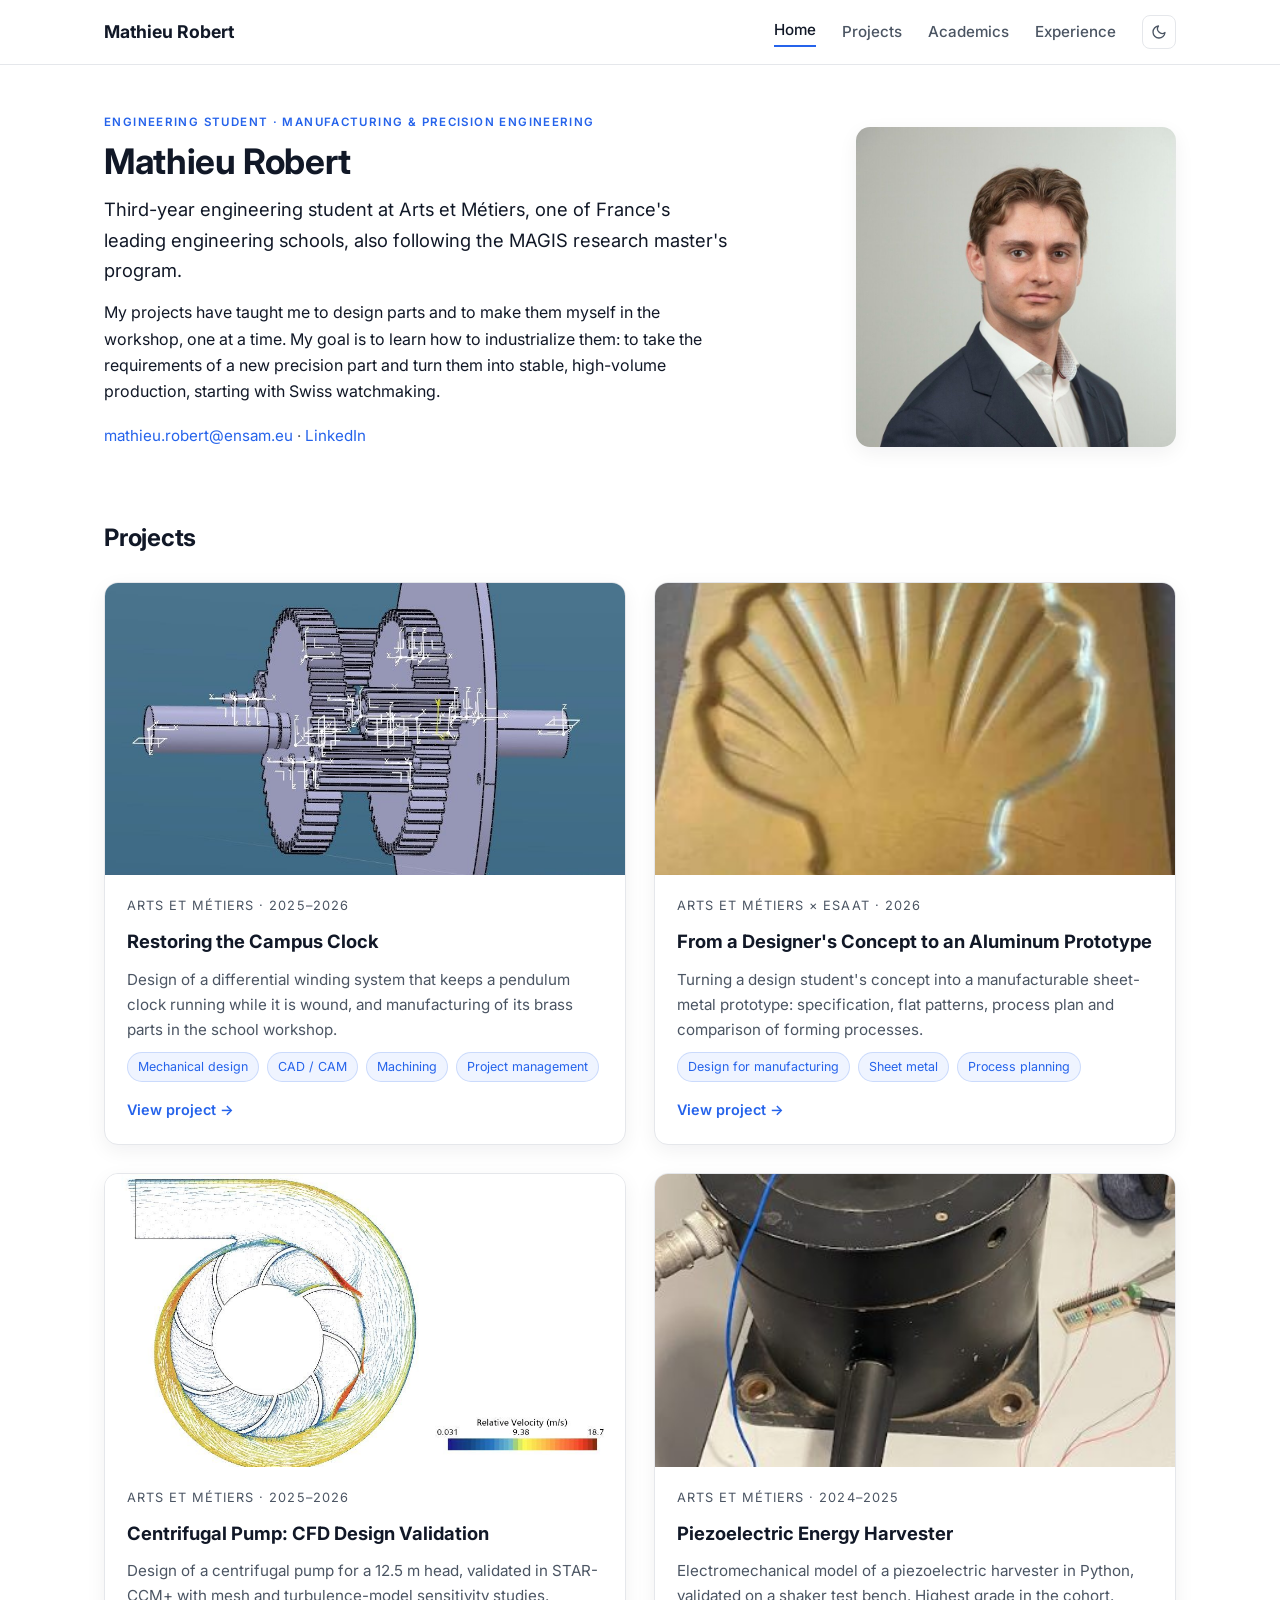
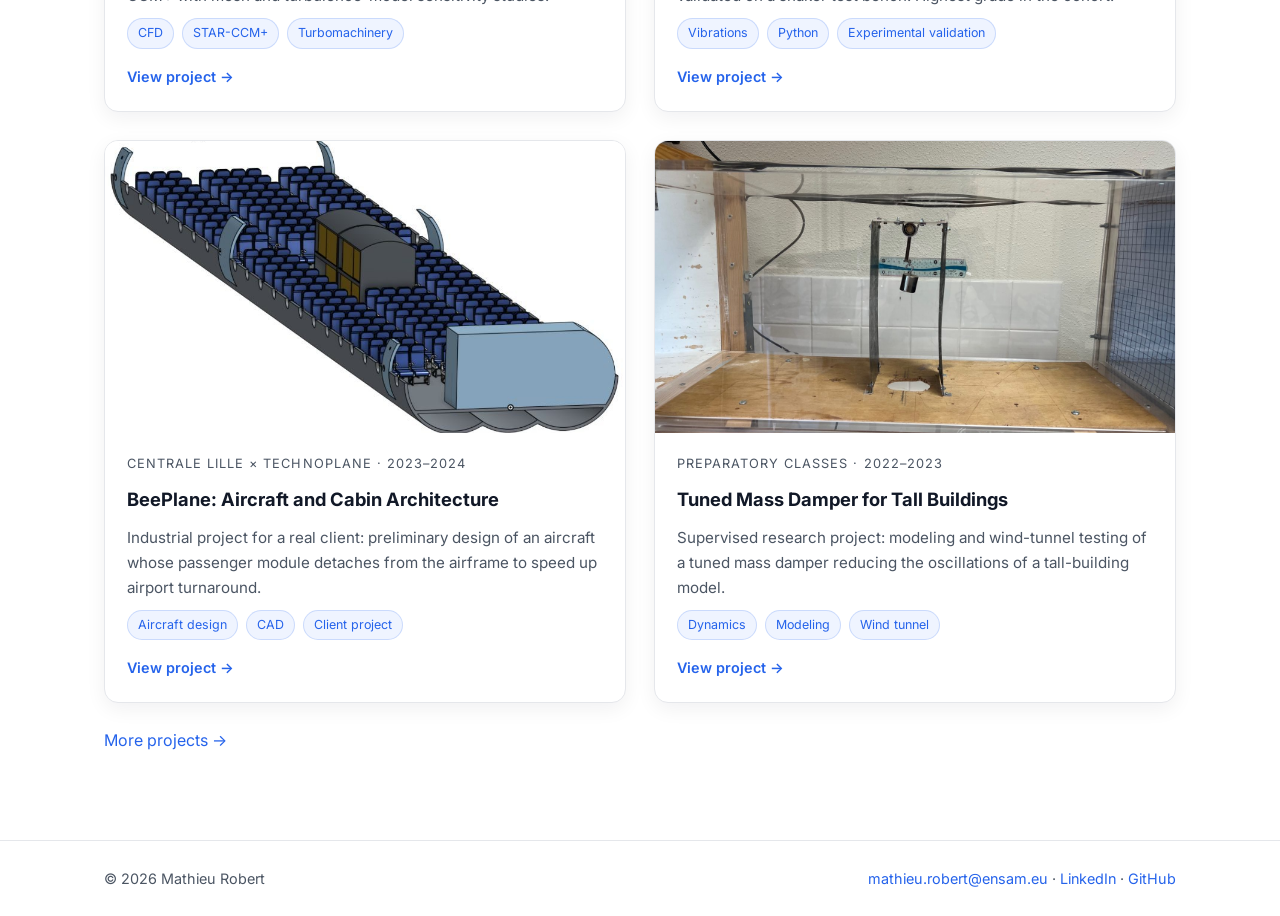
<file: index.html>
<!doctype html>
<html lang="en">
<head>
<meta charset="utf-8">
<meta name="viewport" content="width=device-width, initial-scale=1">
<title>Mathieu Robert – Portfolio</title>
<meta name="description" content="Portfolio of Mathieu Robert, engineering student at Arts et Métiers (France): manufacturing and precision engineering projects.">
<link rel="preconnect" href="https://fonts.googleapis.com"><link rel="preconnect" href="https://fonts.gstatic.com" crossorigin>
<link href="https://fonts.googleapis.com/css2?family=Inter:wght@400;500;600;700&display=swap" rel="stylesheet">
<link rel="stylesheet" href="css/style.css">
</head>
<body>
<header class="site-header"><div class="container">
<a class="brand" href="index.html">Mathieu Robert</a>
<nav class="nav"><a href="index.html" class="active">Home</a><a href="projects.html">Projects</a><a href="academics.html">Academics</a><a href="experience.html">Experience</a><button id="theme-toggle" aria-label="Toggle dark mode" title="Toggle dark mode"><svg width="16" height="16" viewBox="0 0 24 24" fill="none" stroke="currentColor" stroke-width="2" stroke-linecap="round" stroke-linejoin="round"><path d="M21 12.79A9 9 0 1 1 11.21 3 7 7 0 0 0 21 12.79z"/></svg></button></nav>
</div></header>
<main><div class="container">

<section class="hero">
<div>
<span class="label">Engineering student · Manufacturing & precision engineering</span>
<h1>Mathieu Robert</h1>
<p class="lead">Third-year engineering student at Arts et Métiers, one of France's leading engineering schools, also following the MAGIS research master's program.</p>
<p>My projects have taught me to design parts and to make them myself in the workshop, one at a time. My goal is to learn how to industrialize them: to take the requirements of a new precision part and turn them into stable, high-volume production, starting with Swiss watchmaking.</p>
<p class="contact-line"><a href="mailto:mathieu.robert@ensam.eu">mathieu.robert@ensam.eu</a> · <a href="https://www.linkedin.com/in/mathieu-robert-ensam/">LinkedIn</a></p>
</div>
<img src="img/me/photo.jpg" alt="Mathieu Robert">
</section>
<h2>Projects</h2>
<div class="grid" style="margin-top:24px"><a class="pcard" href="clock.html"><div class="thumb"><img src="img/clock/differential-exploded.jpg" alt="Restoring the Campus Clock" loading="lazy"></div>
<div class="content"><span class="ctx">Arts et Métiers · 2025–2026</span><h3>Restoring the Campus Clock</h3><p>Design of a differential winding system that keeps a pendulum clock running while it is wound, and manufacturing of its brass parts in the school workshop.</p><div class="chips"><span class="chip">Mechanical design</span><span class="chip">CAD / CAM</span><span class="chip">Machining</span><span class="chip">Project management</span></div><span class="more">View project →</span></div></a><a class="pcard" href="explorer-kit.html"><div class="thumb"><img src="img/kit/embossed-shell.jpg" alt="From a Designer's Concept to an Aluminum Prototype" loading="lazy"></div>
<div class="content"><span class="ctx">Arts et Métiers × ESAAT · 2026</span><h3>From a Designer's Concept to an Aluminum Prototype</h3><p>Turning a design student's concept into a manufacturable sheet-metal prototype: specification, flat patterns, process plan and comparison of forming processes.</p><div class="chips"><span class="chip">Design for manufacturing</span><span class="chip">Sheet metal</span><span class="chip">Process planning</span></div><span class="more">View project →</span></div></a><a class="pcard" href="pump.html"><div class="thumb"><img src="img/pump/velocity-design-point.jpg" alt="Centrifugal Pump: CFD Design Validation" loading="lazy"></div>
<div class="content"><span class="ctx">Arts et Métiers · 2025–2026</span><h3>Centrifugal Pump: CFD Design Validation</h3><p>Design of a centrifugal pump for a 12.5 m head, validated in STAR-CCM+ with mesh and turbulence-model sensitivity studies.</p><div class="chips"><span class="chip">CFD</span><span class="chip">STAR-CCM+</span><span class="chip">Turbomachinery</span></div><span class="more">View project →</span></div></a><a class="pcard" href="piezo.html"><div class="thumb"><img src="img/piezo/bench.jpg" alt="Piezoelectric Energy Harvester" loading="lazy"></div>
<div class="content"><span class="ctx">Arts et Métiers · 2024–2025</span><h3>Piezoelectric Energy Harvester</h3><p>Electromechanical model of a piezoelectric harvester in Python, validated on a shaker test bench. Highest grade in the cohort.</p><div class="chips"><span class="chip">Vibrations</span><span class="chip">Python</span><span class="chip">Experimental validation</span></div><span class="more">View project →</span></div></a><a class="pcard" href="beeplane.html"><div class="thumb"><img src="img/beeplane/cabin-module.jpg" alt="BeePlane: Aircraft and Cabin Architecture" loading="lazy"></div>
<div class="content"><span class="ctx">Centrale Lille × Technoplane · 2023–2024</span><h3>BeePlane: Aircraft and Cabin Architecture</h3><p>Industrial project for a real client: preliminary design of an aircraft whose passenger module detaches from the airframe to speed up airport turnaround.</p><div class="chips"><span class="chip">Aircraft design</span><span class="chip">CAD</span><span class="chip">Client project</span></div><span class="more">View project →</span></div></a><a class="pcard" href="tuned-mass-damper.html"><div class="thumb"><img src="img/tmd/wind-tunnel.jpg" alt="Tuned Mass Damper for Tall Buildings" loading="lazy"></div>
<div class="content"><span class="ctx">Preparatory classes · 2022–2023</span><h3>Tuned Mass Damper for Tall Buildings</h3><p>Supervised research project: modeling and wind-tunnel testing of a tuned mass damper reducing the oscillations of a tall-building model.</p><div class="chips"><span class="chip">Dynamics</span><span class="chip">Modeling</span><span class="chip">Wind tunnel</span></div><span class="more">View project →</span></div></a></div>
<p style="margin-top:24px"><a href="projects.html">More projects →</a></p>

</div></main>
<footer><div class="container">
<span>© 2026 Mathieu Robert</span>
<span><a href="mailto:mathieu.robert@ensam.eu">mathieu.robert@ensam.eu</a> · <a href="https://www.linkedin.com/in/mathieu-robert-ensam/">LinkedIn</a> · <a href="https://github.com/mathieurobert-ensam">GitHub</a></span>
</div></footer>
<script src="js/main.js"></script>
</body>
</html>
</file>
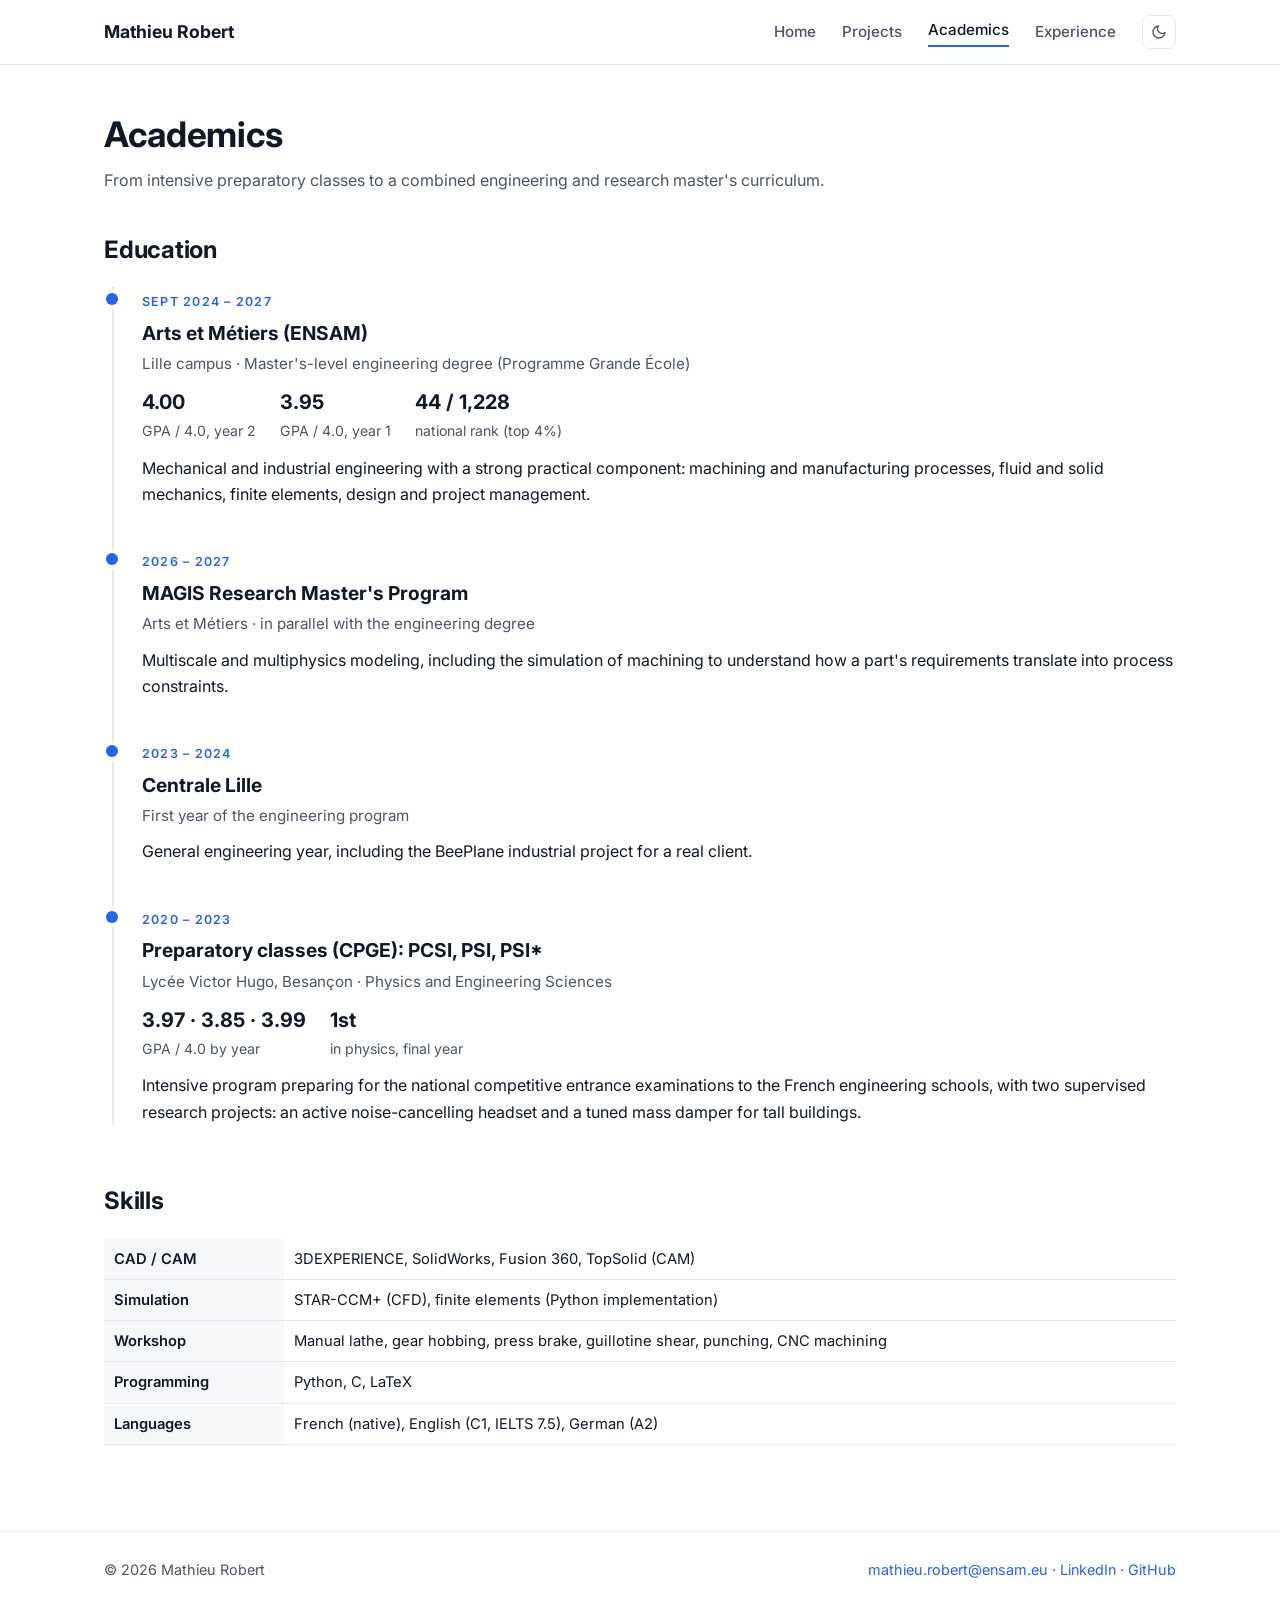
<file: academics.html>
<!doctype html>
<html lang="en">
<head>
<meta charset="utf-8">
<meta name="viewport" content="width=device-width, initial-scale=1">
<title>Academics – Mathieu Robert</title>
<meta name="description" content="Portfolio of Mathieu Robert, engineering student at Arts et Métiers (France): manufacturing and precision engineering projects.">
<link rel="preconnect" href="https://fonts.googleapis.com"><link rel="preconnect" href="https://fonts.gstatic.com" crossorigin>
<link href="https://fonts.googleapis.com/css2?family=Inter:wght@400;500;600;700&display=swap" rel="stylesheet">
<link rel="stylesheet" href="css/style.css">
</head>
<body>
<header class="site-header"><div class="container">
<a class="brand" href="index.html">Mathieu Robert</a>
<nav class="nav"><a href="index.html">Home</a><a href="projects.html">Projects</a><a href="academics.html" class="active">Academics</a><a href="experience.html">Experience</a><button id="theme-toggle" aria-label="Toggle dark mode" title="Toggle dark mode"><svg width="16" height="16" viewBox="0 0 24 24" fill="none" stroke="currentColor" stroke-width="2" stroke-linecap="round" stroke-linejoin="round"><path d="M21 12.79A9 9 0 1 1 11.21 3 7 7 0 0 0 21 12.79z"/></svg></button></nav>
</div></header>
<main><div class="container">

<h1>Academics</h1>
<p class="muted">From intensive preparatory classes to a combined engineering and research master's curriculum.</p>
<h2 style="margin-top:36px">Education</h2>
<div class="timeline">
<div class="tl-item"><span class="when">Sept 2024 – 2027</span><h3>Arts et Métiers (ENSAM)</h3><div class="where">Lille campus · Master's-level engineering degree (Programme Grande École)</div>
<div class="metrics"><div><b>4.00</b>GPA / 4.0, year 2</div><div><b>3.95</b>GPA / 4.0, year 1</div><div><b>44 / 1,228</b>national rank (top 4%)</div></div>
<p>Mechanical and industrial engineering with a strong practical component: machining and manufacturing processes, fluid and solid mechanics, finite elements, design and project management.</p></div>
<div class="tl-item"><span class="when">2026 – 2027</span><h3>MAGIS Research Master's Program</h3><div class="where">Arts et Métiers · in parallel with the engineering degree</div>
<p>Multiscale and multiphysics modeling, including the simulation of machining to understand how a part's requirements translate into process constraints.</p></div>
<div class="tl-item"><span class="when">2023 – 2024</span><h3>Centrale Lille</h3><div class="where">First year of the engineering program</div>
<p>General engineering year, including the BeePlane industrial project for a real client.</p></div>
<div class="tl-item"><span class="when">2020 – 2023</span><h3>Preparatory classes (CPGE): PCSI, PSI, PSI*</h3><div class="where">Lycée Victor Hugo, Besançon · Physics and Engineering Sciences</div>
<div class="metrics"><div><b>3.97 · 3.85 · 3.99</b>GPA / 4.0 by year</div><div><b>1st</b>in physics, final year</div></div>
<p>Intensive program preparing for the national competitive entrance examinations to the French engineering schools, with two supervised research projects: an active noise-cancelling headset and a tuned mass damper for tall buildings.</p></div>
</div>
<h2>Skills</h2>
<table class="skills-table">
<tr><th>CAD / CAM</th><td>3DEXPERIENCE, SolidWorks, Fusion 360, TopSolid (CAM)</td></tr>
<tr><th>Simulation</th><td>STAR-CCM+ (CFD), finite elements (Python implementation)</td></tr>
<tr><th>Workshop</th><td>Manual lathe, gear hobbing, press brake, guillotine shear, punching, CNC machining</td></tr>
<tr><th>Programming</th><td>Python, C, LaTeX</td></tr>
<tr><th>Languages</th><td>French (native), English (C1, IELTS 7.5), German (A2)</td></tr>
</table>

</div></main>
<footer><div class="container">
<span>© 2026 Mathieu Robert</span>
<span><a href="mailto:mathieu.robert@ensam.eu">mathieu.robert@ensam.eu</a> · <a href="https://www.linkedin.com/in/mathieu-robert-ensam/">LinkedIn</a> · <a href="https://github.com/mathieurobert-ensam">GitHub</a></span>
</div></footer>
<script src="js/main.js"></script>
</body>
</html>
</file>
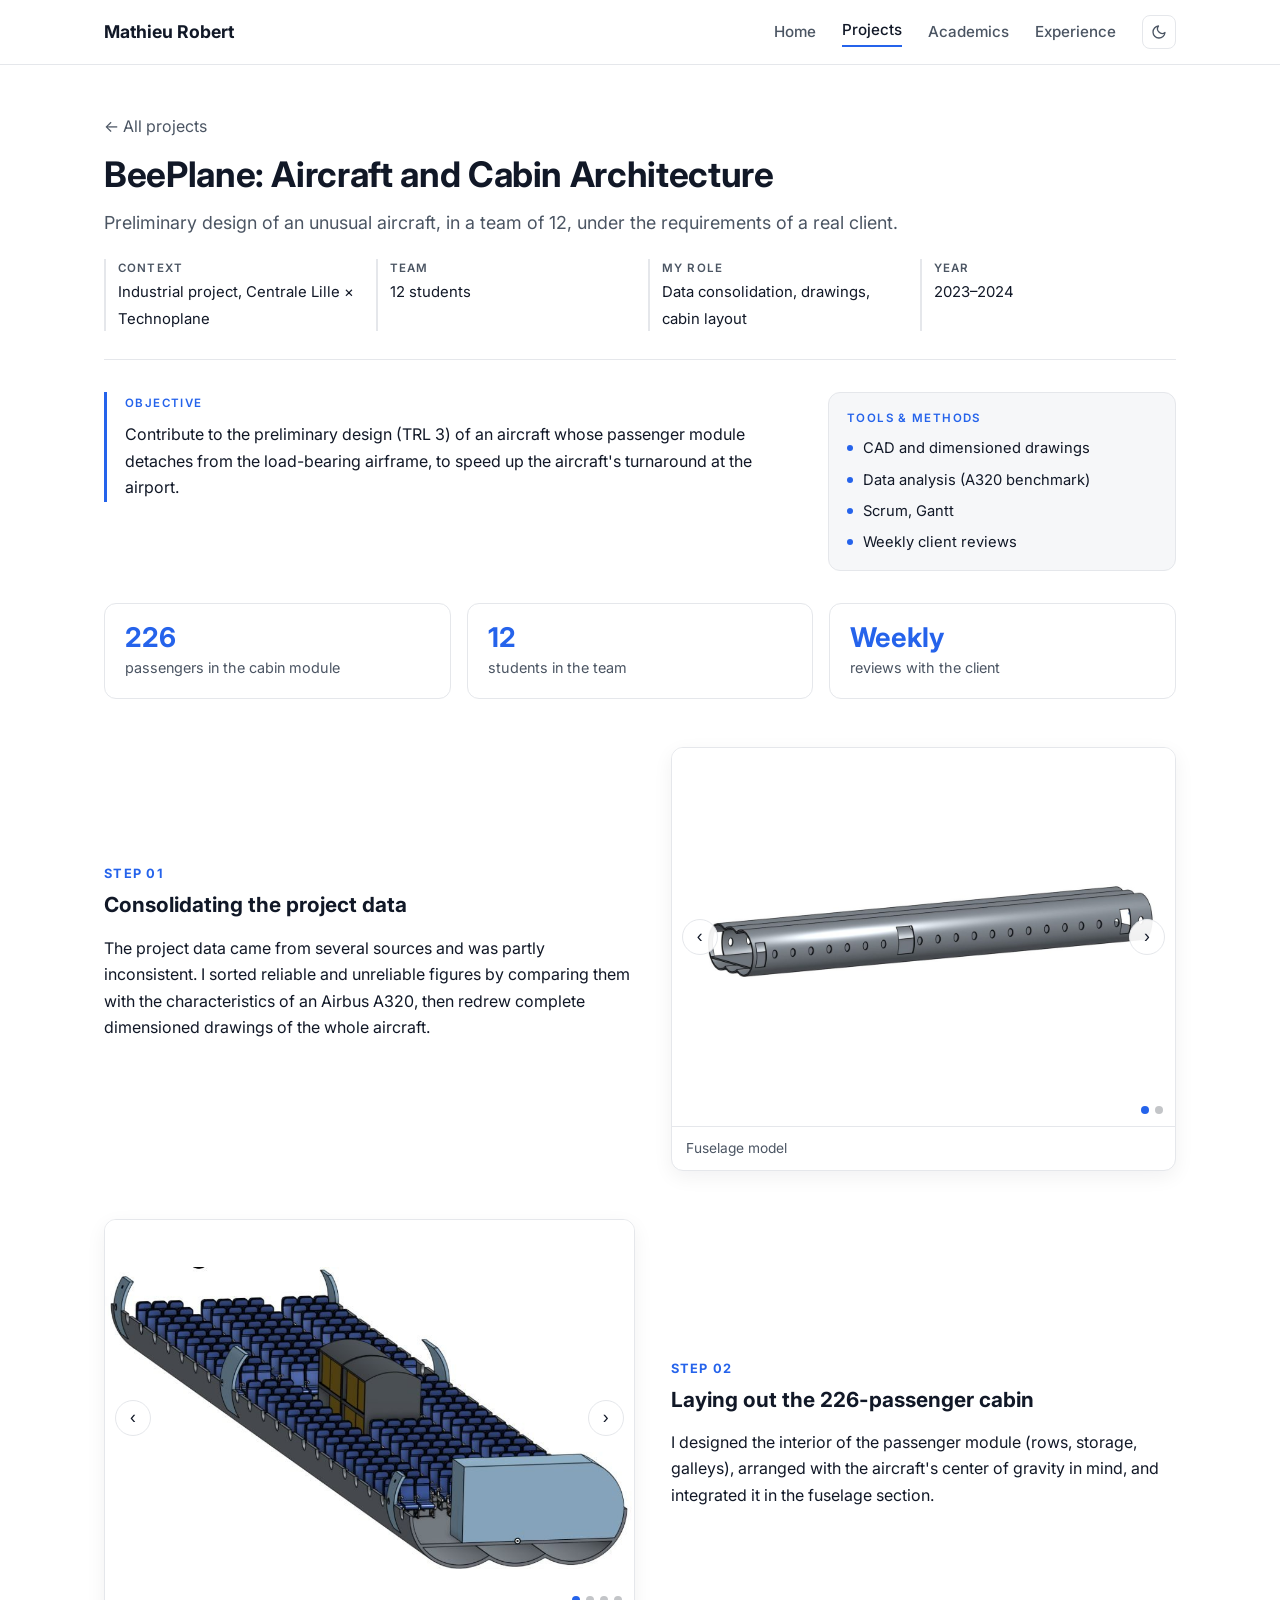
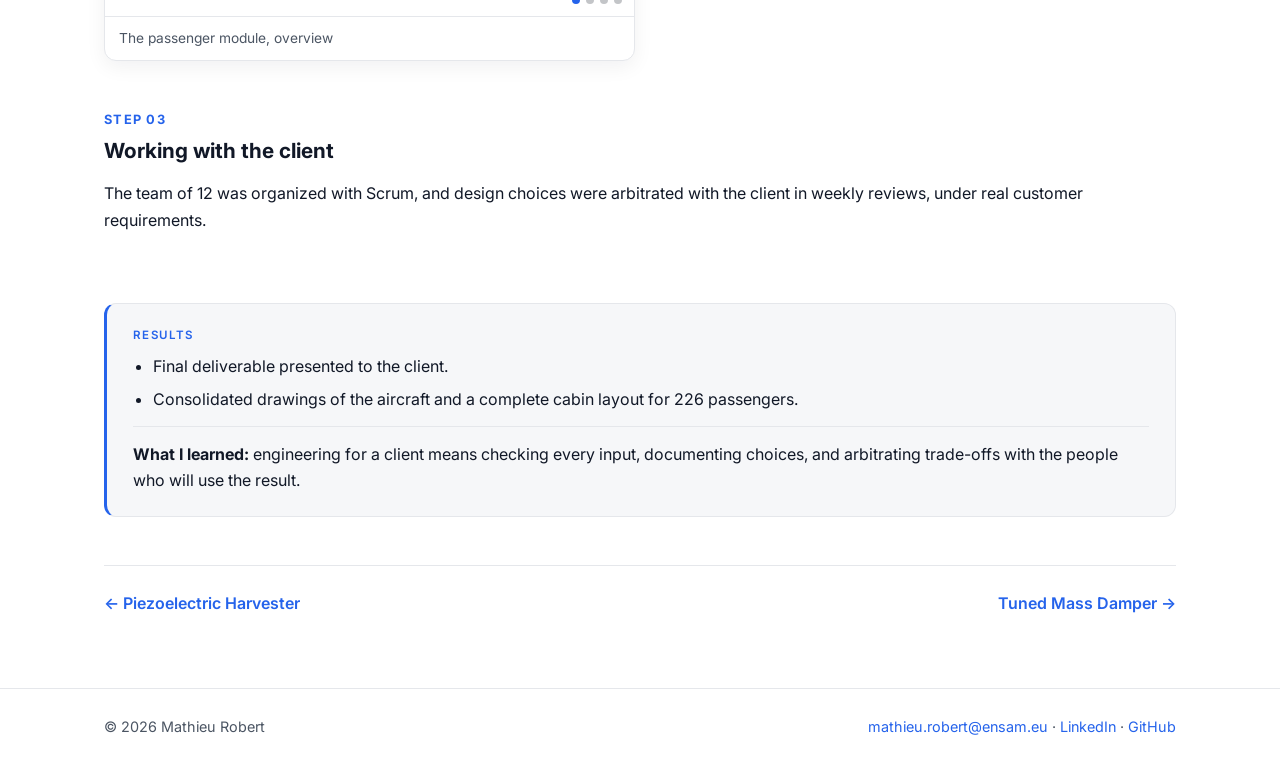
<file: beeplane.html>
<!doctype html>
<html lang="en">
<head>
<meta charset="utf-8">
<meta name="viewport" content="width=device-width, initial-scale=1">
<title>BeePlane – Mathieu Robert</title>
<meta name="description" content="Portfolio of Mathieu Robert, engineering student at Arts et Métiers (France): manufacturing and precision engineering projects.">
<link rel="preconnect" href="https://fonts.googleapis.com"><link rel="preconnect" href="https://fonts.gstatic.com" crossorigin>
<link href="https://fonts.googleapis.com/css2?family=Inter:wght@400;500;600;700&display=swap" rel="stylesheet">
<link rel="stylesheet" href="css/style.css">
</head>
<body>
<header class="site-header"><div class="container">
<a class="brand" href="index.html">Mathieu Robert</a>
<nav class="nav"><a href="index.html">Home</a><a href="projects.html" class="active">Projects</a><a href="academics.html">Academics</a><a href="experience.html">Experience</a><button id="theme-toggle" aria-label="Toggle dark mode" title="Toggle dark mode"><svg width="16" height="16" viewBox="0 0 24 24" fill="none" stroke="currentColor" stroke-width="2" stroke-linecap="round" stroke-linejoin="round"><path d="M21 12.79A9 9 0 1 1 11.21 3 7 7 0 0 0 21 12.79z"/></svg></button></nav>
</div></header>
<main><div class="container">

<div class="p-head">
<a href="projects.html" class="muted small">← All projects</a>
<h1 style="margin-top:14px">BeePlane: Aircraft and Cabin Architecture</h1>
<p class="sub">Preliminary design of an unusual aircraft, in a team of 12, under the requirements of a real client.</p>
<div class="meta"><div><b>Context</b><span>Industrial project, Centrale Lille × Technoplane</span></div><div><b>Team</b><span>12 students</span></div><div><b>My role</b><span>Data consolidation, drawings, cabin layout</span></div><div><b>Year</b><span>2023–2024</span></div></div>
</div>
<div class="top">
<div class="objective"><span class="label">Objective</span><p>Contribute to the preliminary design (TRL 3) of an aircraft whose passenger module detaches from the load-bearing airframe, to speed up the aircraft's turnaround at the airport.</p></div>
<div class="tools"><span class="label">Tools & methods</span><ul><li>CAD and dimensioned drawings</li><li>Data analysis (A320 benchmark)</li><li>Scrum, Gantt</li><li>Weekly client reviews</li></ul></div>
</div>
<div class="kpis"><div class="kpi"><b>226</b><span>passengers in the cabin module</span></div><div class="kpi"><b>12</b><span>students in the team</span></div><div class="kpi"><b>Weekly</b><span>reviews with the client</span></div></div>
<section class="step"><div class="text"><div class="num">STEP 01</div><h3>Consolidating the project data</h3><p>The project data came from several sources and was partly inconsistent. I sorted reliable and unreliable figures by comparing them with the characteristics of an Airbus A320, then redrew complete dimensioned drawings of the whole aircraft.</p></div><div><div class="carousel"><div class="slide"><a href="img/beeplane/fuselage.jpg" target="_blank"><img src="img/beeplane/fuselage.jpg" alt="Fuselage model" loading="lazy"></a><div class="cap">Fuselage model</div></div><div class="slide"><a href="img/beeplane/section.jpg" target="_blank"><img src="img/beeplane/section.jpg" alt="Dimensioned section of the triple-bubble fuselage" loading="lazy"></a><div class="cap">Dimensioned section of the triple-bubble fuselage</div></div><button class="nav-btn prev" aria-label="Previous">‹</button><button class="nav-btn next" aria-label="Next">›</button><div class="dots"></div></div></div></section><section class="step rev"><div class="text"><div class="num">STEP 02</div><h3>Laying out the 226-passenger cabin</h3><p>I designed the interior of the passenger module (rows, storage, galleys), arranged with the aircraft's center of gravity in mind, and integrated it in the fuselage section.</p></div><div><div class="carousel"><div class="slide"><a href="img/beeplane/cabin-module.jpg" target="_blank"><img src="img/beeplane/cabin-module.jpg" alt="The passenger module, overview" loading="lazy"></a><div class="cap">The passenger module, overview</div></div><div class="slide"><a href="img/beeplane/seat-rows.jpg" target="_blank"><img src="img/beeplane/seat-rows.jpg" alt="Row layout, dimensioned drawing" loading="lazy"></a><div class="cap">Row layout, dimensioned drawing</div></div><div class="slide"><a href="img/beeplane/cabin-section.jpg" target="_blank"><img src="img/beeplane/cabin-section.jpg" alt="Cabin integrated in the fuselage section" loading="lazy"></a><div class="cap">Cabin integrated in the fuselage section</div></div><div class="slide"><a href="img/beeplane/seat.jpg" target="_blank"><img src="img/beeplane/seat.jpg" alt="Seat to aeronautical standards" loading="lazy"></a><div class="cap">Seat to aeronautical standards</div></div><button class="nav-btn prev" aria-label="Previous">‹</button><button class="nav-btn next" aria-label="Next">›</button><div class="dots"></div></div></div></section><section class="step full"><div class="text"><div class="num">STEP 03</div><h3>Working with the client</h3><p>The team of 12 was organized with Scrum, and design choices were arbitrated with the client in weekly reviews, under real customer requirements.</p></div></section>
<div class="results"><span class="label">Results</span><ul><li>Final deliverable presented to the client.</li><li>Consolidated drawings of the aircraft and a complete cabin layout for 226 passengers.</li></ul><p class="learned"><b>What I learned:</b> engineering for a client means checking every input, documenting choices, and arbitrating trade-offs with the people who will use the result.</p></div>
<div class="pnav"><a href="piezo.html">← Piezoelectric Harvester</a><a href="tuned-mass-damper.html">Tuned Mass Damper →</a></div>

</div></main>
<footer><div class="container">
<span>© 2026 Mathieu Robert</span>
<span><a href="mailto:mathieu.robert@ensam.eu">mathieu.robert@ensam.eu</a> · <a href="https://www.linkedin.com/in/mathieu-robert-ensam/">LinkedIn</a> · <a href="https://github.com/mathieurobert-ensam">GitHub</a></span>
</div></footer>
<script src="js/main.js"></script>
</body>
</html>
</file>
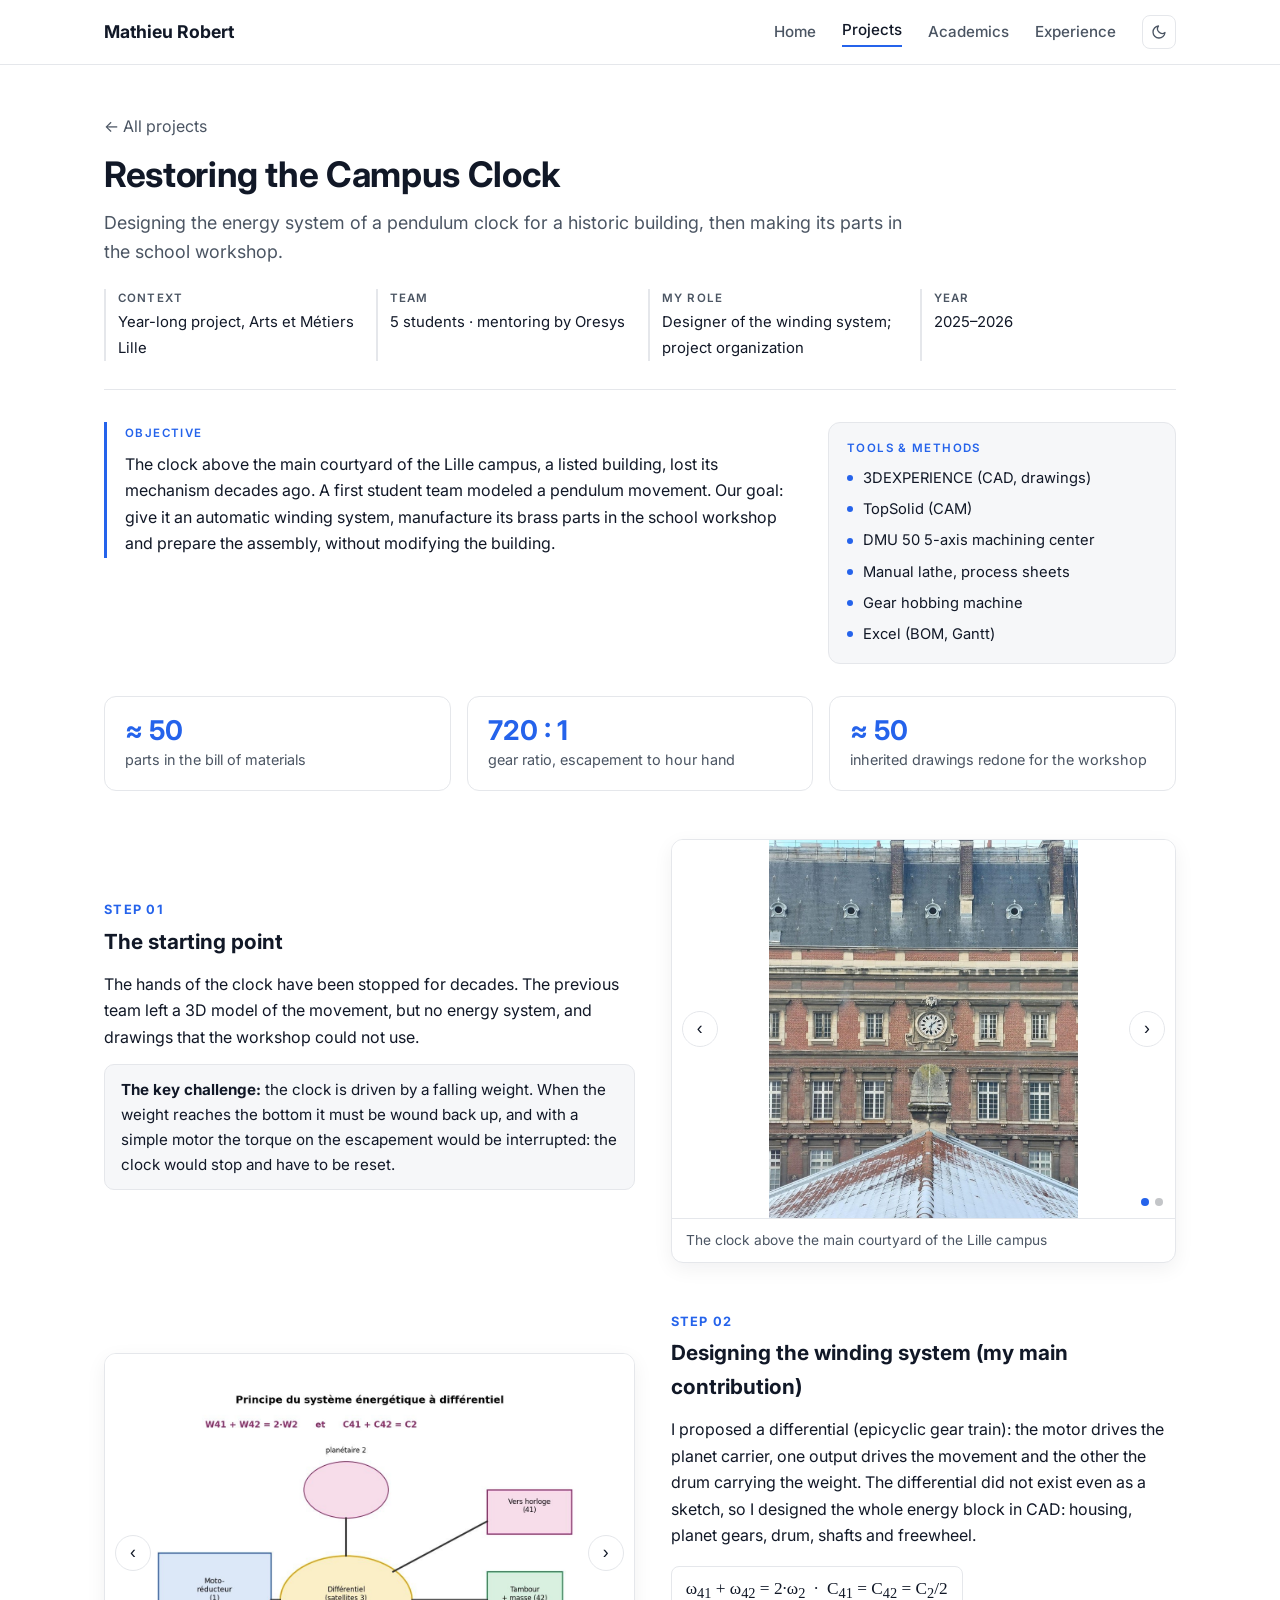
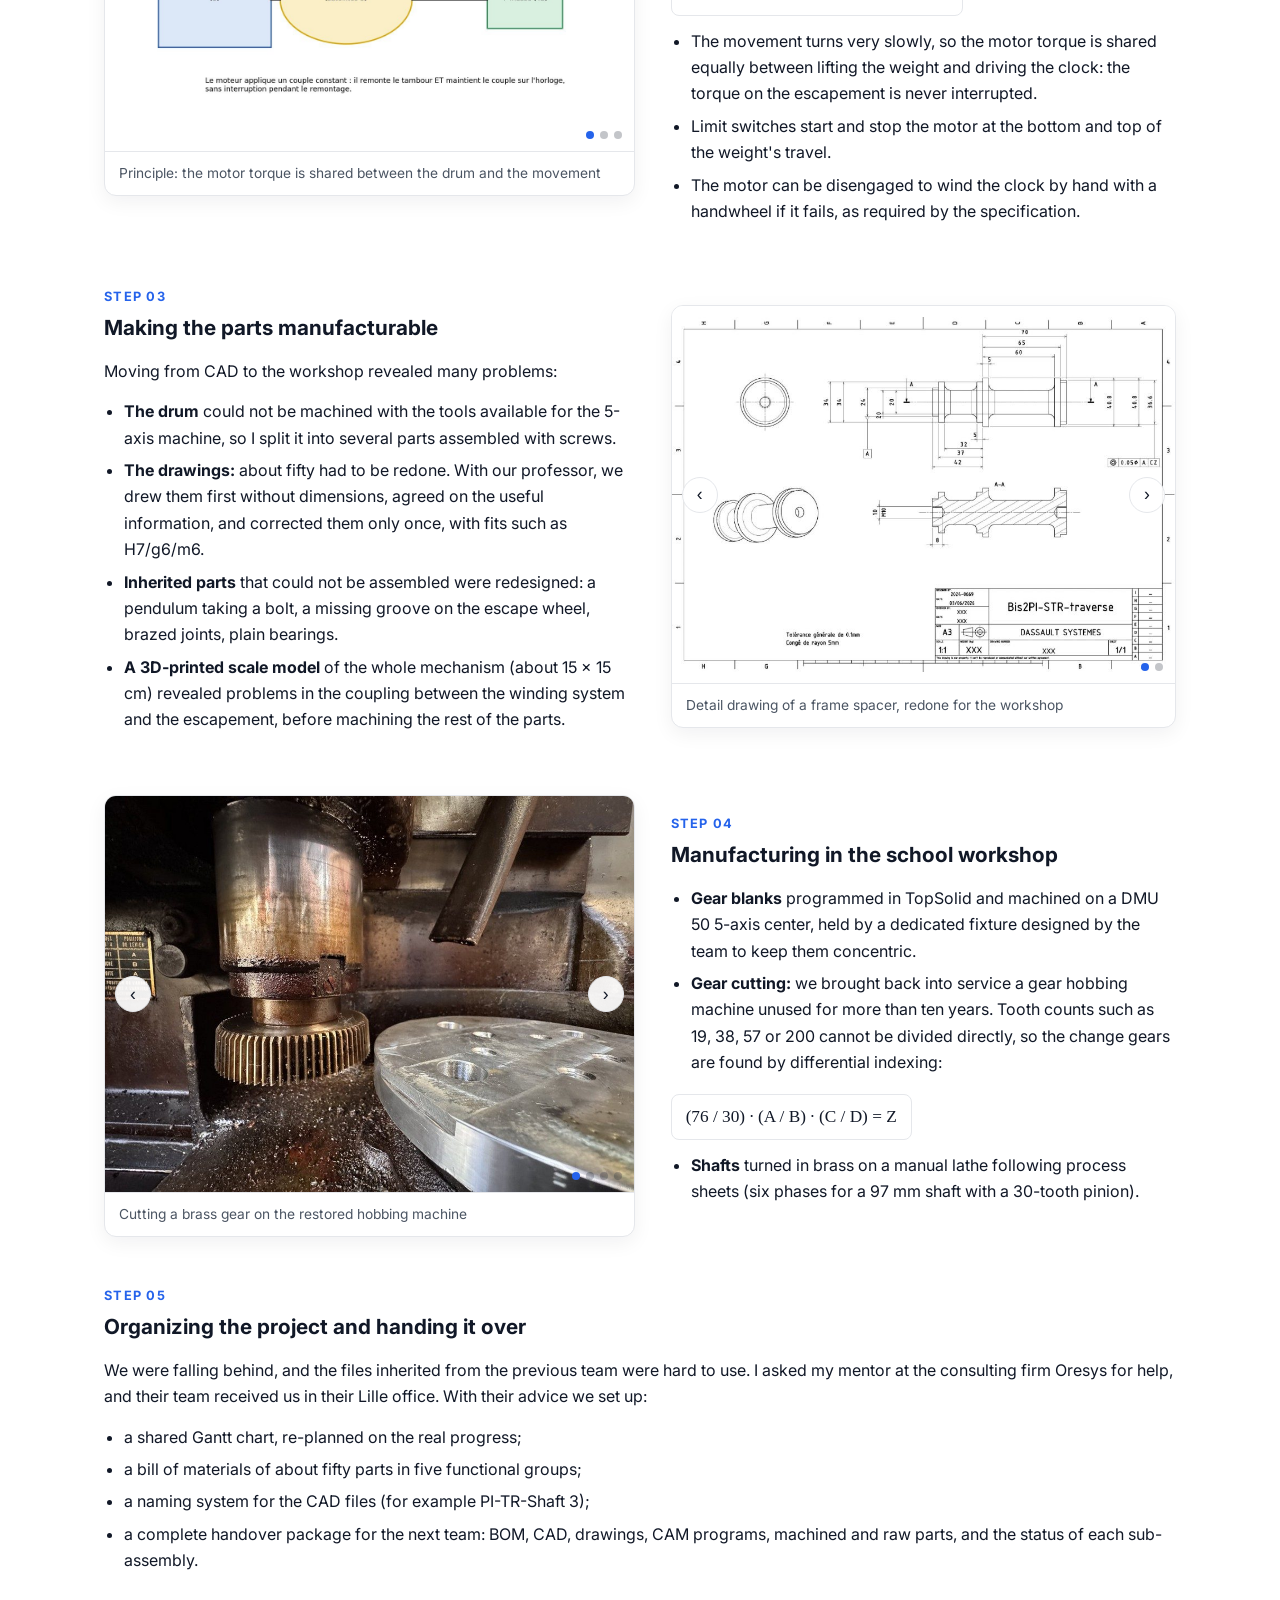
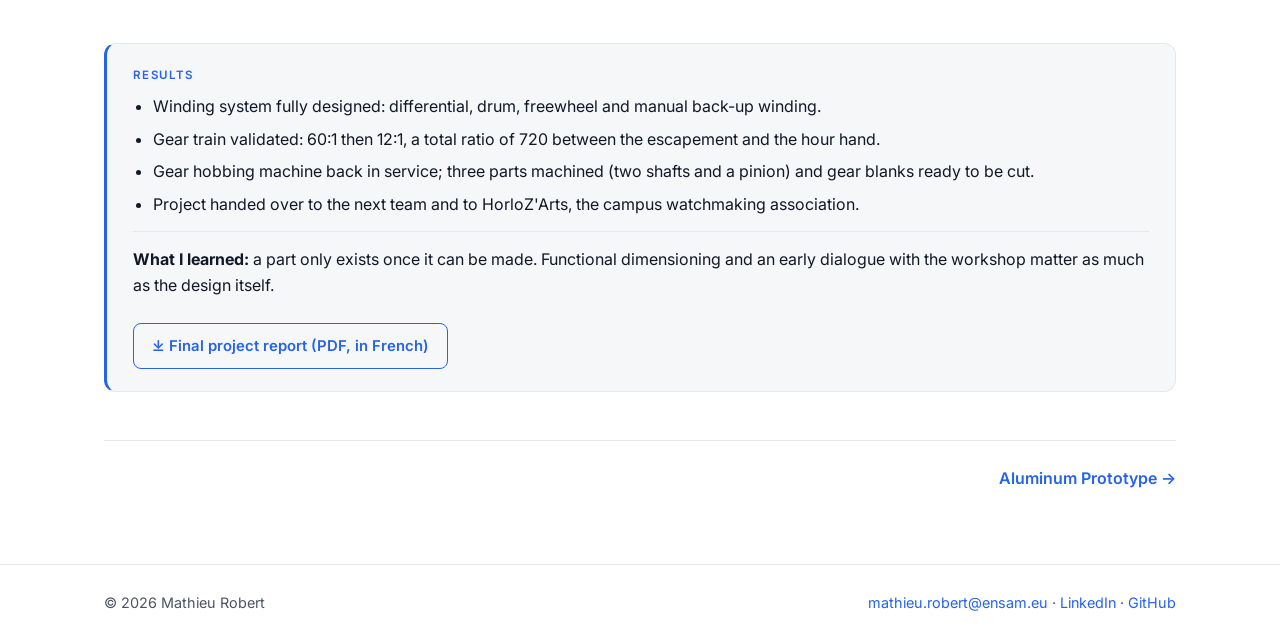
<file: clock.html>
<!doctype html>
<html lang="en">
<head>
<meta charset="utf-8">
<meta name="viewport" content="width=device-width, initial-scale=1">
<title>Campus Clock – Mathieu Robert</title>
<meta name="description" content="Portfolio of Mathieu Robert, engineering student at Arts et Métiers (France): manufacturing and precision engineering projects.">
<link rel="preconnect" href="https://fonts.googleapis.com"><link rel="preconnect" href="https://fonts.gstatic.com" crossorigin>
<link href="https://fonts.googleapis.com/css2?family=Inter:wght@400;500;600;700&display=swap" rel="stylesheet">
<link rel="stylesheet" href="css/style.css">
</head>
<body>
<header class="site-header"><div class="container">
<a class="brand" href="index.html">Mathieu Robert</a>
<nav class="nav"><a href="index.html">Home</a><a href="projects.html" class="active">Projects</a><a href="academics.html">Academics</a><a href="experience.html">Experience</a><button id="theme-toggle" aria-label="Toggle dark mode" title="Toggle dark mode"><svg width="16" height="16" viewBox="0 0 24 24" fill="none" stroke="currentColor" stroke-width="2" stroke-linecap="round" stroke-linejoin="round"><path d="M21 12.79A9 9 0 1 1 11.21 3 7 7 0 0 0 21 12.79z"/></svg></button></nav>
</div></header>
<main><div class="container">

<div class="p-head">
<a href="projects.html" class="muted small">← All projects</a>
<h1 style="margin-top:14px">Restoring the Campus Clock</h1>
<p class="sub">Designing the energy system of a pendulum clock for a historic building, then making its parts in the school workshop.</p>
<div class="meta"><div><b>Context</b><span>Year-long project, Arts et Métiers Lille</span></div><div><b>Team</b><span>5 students · mentoring by Oresys</span></div><div><b>My role</b><span>Designer of the winding system; project organization</span></div><div><b>Year</b><span>2025–2026</span></div></div>
</div>
<div class="top">
<div class="objective"><span class="label">Objective</span><p>The clock above the main courtyard of the Lille campus, a listed building, lost its mechanism decades ago. A first student team modeled a pendulum movement. Our goal: give it an automatic winding system, manufacture its brass parts in the school workshop and prepare the assembly, without modifying the building.</p></div>
<div class="tools"><span class="label">Tools & methods</span><ul><li>3DEXPERIENCE (CAD, drawings)</li><li>TopSolid (CAM)</li><li>DMU 50 5-axis machining center</li><li>Manual lathe, process sheets</li><li>Gear hobbing machine</li><li>Excel (BOM, Gantt)</li></ul></div>
</div>
<div class="kpis"><div class="kpi"><b>≈ 50</b><span>parts in the bill of materials</span></div><div class="kpi"><b>720 : 1</b><span>gear ratio, escapement to hour hand</span></div><div class="kpi"><b>≈ 50</b><span>inherited drawings redone for the workshop</span></div></div>
<section class="step"><div class="text"><div class="num">STEP 01</div><h3>The starting point</h3><p>The hands of the clock have been stopped for decades. The previous team left a 3D model of the movement, but no energy system, and drawings that the workshop could not use.</p>
<div class="callout"><b>The key challenge:</b> the clock is driven by a falling weight. When the weight reaches the bottom it must be wound back up, and with a simple motor the torque on the escapement would be interrupted: the clock would stop and have to be reset.</div></div><div><div class="carousel"><div class="slide"><a href="img/clock/campus.jpg" target="_blank"><img src="img/clock/campus.jpg" alt="The clock above the main courtyard of the Lille campus" loading="lazy"></a><div class="cap">The clock above the main courtyard of the Lille campus</div></div><div class="slide"><a href="img/clock/movement-cad.jpg" target="_blank"><img src="img/clock/movement-cad.jpg" alt="The pendulum movement inherited from the previous team (CAD)" loading="lazy"></a><div class="cap">The pendulum movement inherited from the previous team (CAD)</div></div><button class="nav-btn prev" aria-label="Previous">‹</button><button class="nav-btn next" aria-label="Next">›</button><div class="dots"></div></div></div></section><section class="step rev"><div class="text"><div class="num">STEP 02</div><h3>Designing the winding system (my main contribution)</h3><p>I proposed a differential (epicyclic gear train): the motor drives the planet carrier, one output drives the movement and the other the drum carrying the weight. The differential did not exist even as a sketch, so I designed the whole energy block in CAD: housing, planet gears, drum, shafts and freewheel.</p>
<div class="formula">ω<sub>41</sub> + ω<sub>42</sub> = 2·ω<sub>2</sub> &nbsp;·&nbsp; C<sub>41</sub> = C<sub>42</sub> = C<sub>2</sub>/2</div>
<ul><li>The movement turns very slowly, so the motor torque is shared equally between lifting the weight and driving the clock: the torque on the escapement is never interrupted.</li>
<li>Limit switches start and stop the motor at the bottom and top of the weight's travel.</li>
<li>The motor can be disengaged to wind the clock by hand with a handwheel if it fails, as required by the specification.</li></ul></div><div><div class="carousel"><div class="slide"><a href="img/clock/differential-principle.jpg" target="_blank"><img src="img/clock/differential-principle.jpg" alt="Principle: the motor torque is shared between the drum and the movement" loading="lazy"></a><div class="cap">Principle: the motor torque is shared between the drum and the movement</div></div><div class="slide"><a href="img/clock/differential-exploded.jpg" target="_blank"><img src="img/clock/differential-exploded.jpg" alt="Exploded view of the differential (my design)" loading="lazy"></a><div class="cap">Exploded view of the differential (my design)</div></div><div class="slide"><a href="img/clock/energy-block.jpg" target="_blank"><img src="img/clock/energy-block.jpg" alt="Complete energy block: differential, drum and shafts" loading="lazy"></a><div class="cap">Complete energy block: differential, drum and shafts</div></div><button class="nav-btn prev" aria-label="Previous">‹</button><button class="nav-btn next" aria-label="Next">›</button><div class="dots"></div></div></div></section><section class="step"><div class="text"><div class="num">STEP 03</div><h3>Making the parts manufacturable</h3><p>Moving from CAD to the workshop revealed many problems:</p>
<ul><li><b>The drum</b> could not be machined with the tools available for the 5-axis machine, so I split it into several parts assembled with screws.</li>
<li><b>The drawings:</b> about fifty had to be redone. With our professor, we drew them first without dimensions, agreed on the useful information, and corrected them only once, with fits such as H7/g6/m6.</li>
<li><b>Inherited parts</b> that could not be assembled were redesigned: a pendulum taking a bolt, a missing groove on the escape wheel, brazed joints, plain bearings.</li>
<li><b>A 3D-printed scale model</b> of the whole mechanism (about 15 × 15 cm) revealed problems in the coupling between the winding system and the escapement, before machining the rest of the parts.</li></ul></div><div><div class="carousel"><div class="slide"><a href="img/clock/drawing.jpg" target="_blank"><img src="img/clock/drawing.jpg" alt="Detail drawing of a frame spacer, redone for the workshop" loading="lazy"></a><div class="cap">Detail drawing of a frame spacer, redone for the workshop</div></div><div class="slide"><a href="img/clock/gears-cam.jpg" target="_blank"><img src="img/clock/gears-cam.jpg" alt="Brass gear blanks prepared for machining" loading="lazy"></a><div class="cap">Brass gear blanks prepared for machining</div></div><button class="nav-btn prev" aria-label="Previous">‹</button><button class="nav-btn next" aria-label="Next">›</button><div class="dots"></div></div></div></section><section class="step rev"><div class="text"><div class="num">STEP 04</div><h3>Manufacturing in the school workshop</h3><ul><li><b>Gear blanks</b> programmed in TopSolid and machined on a DMU 50 5-axis center, held by a dedicated fixture designed by the team to keep them concentric.</li>
<li><b>Gear cutting:</b> we brought back into service a gear hobbing machine unused for more than ten years. Tooth counts such as 19, 38, 57 or 200 cannot be divided directly, so the change gears are found by differential indexing:</li></ul>
<div class="formula">(76 / 30) · (A / B) · (C / D) = Z</div>
<ul><li><b>Shafts</b> turned in brass on a manual lathe following process sheets (six phases for a 97 mm shaft with a 30-tooth pinion).</li></ul></div><div><div class="carousel"><div class="slide"><a href="img/clock/hobbing.jpg" target="_blank"><img src="img/clock/hobbing.jpg" alt="Cutting a brass gear on the restored hobbing machine" loading="lazy"></a><div class="cap">Cutting a brass gear on the restored hobbing machine</div></div><div class="slide"><a href="img/clock/blanks-cam.jpg" target="_blank"><img src="img/clock/blanks-cam.jpg" alt="Gear blanks on the 5-axis machine table (CAM simulation)" loading="lazy"></a><div class="cap">Gear blanks on the 5-axis machine table (CAM simulation)</div></div><div class="slide"><a href="img/clock/indexing-notes.jpg" target="_blank"><img src="img/clock/indexing-notes.jpg" alt="Workshop notes: change-gear calculation" loading="lazy"></a><div class="cap">Workshop notes: change-gear calculation</div></div><div class="slide"><a href="img/clock/turned-shaft.jpg" target="_blank"><img src="img/clock/turned-shaft.jpg" alt="Turned shaft and pinion on its drawing" loading="lazy"></a><div class="cap">Turned shaft and pinion on its drawing</div></div><button class="nav-btn prev" aria-label="Previous">‹</button><button class="nav-btn next" aria-label="Next">›</button><div class="dots"></div></div></div></section><section class="step full"><div class="text"><div class="num">STEP 05</div><h3>Organizing the project and handing it over</h3><p>We were falling behind, and the files inherited from the previous team were hard to use. I asked my mentor at the consulting firm Oresys for help, and their team received us in their Lille office. With their advice we set up:</p>
<ul><li>a shared Gantt chart, re-planned on the real progress;</li><li>a bill of materials of about fifty parts in five functional groups;</li><li>a naming system for the CAD files (for example PI-TR-Shaft 3);</li>
<li>a complete handover package for the next team: BOM, CAD, drawings, CAM programs, machined and raw parts, and the status of each sub-assembly.</li></ul></div></section>
<div class="results"><span class="label">Results</span><ul><li>Winding system fully designed: differential, drum, freewheel and manual back-up winding.</li><li>Gear train validated: 60:1 then 12:1, a total ratio of 720 between the escapement and the hour hand.</li><li>Gear hobbing machine back in service; three parts machined (two shafts and a pinion) and gear blanks ready to be cut.</li><li>Project handed over to the next team and to HorloZ'Arts, the campus watchmaking association.</li></ul><p class="learned"><b>What I learned:</b> a part only exists once it can be made. Functional dimensioning and an early dialogue with the workshop matter as much as the design itself.</p><div class="downloads"><a class="btn" href="pdf/clock-final-report-FR.pdf" download>⤓ Final project report (PDF, in French)</a></div></div>
<div class="pnav"><span></span><a href="explorer-kit.html">Aluminum Prototype →</a></div>

</div></main>
<footer><div class="container">
<span>© 2026 Mathieu Robert</span>
<span><a href="mailto:mathieu.robert@ensam.eu">mathieu.robert@ensam.eu</a> · <a href="https://www.linkedin.com/in/mathieu-robert-ensam/">LinkedIn</a> · <a href="https://github.com/mathieurobert-ensam">GitHub</a></span>
</div></footer>
<script src="js/main.js"></script>
</body>
</html>
</file>
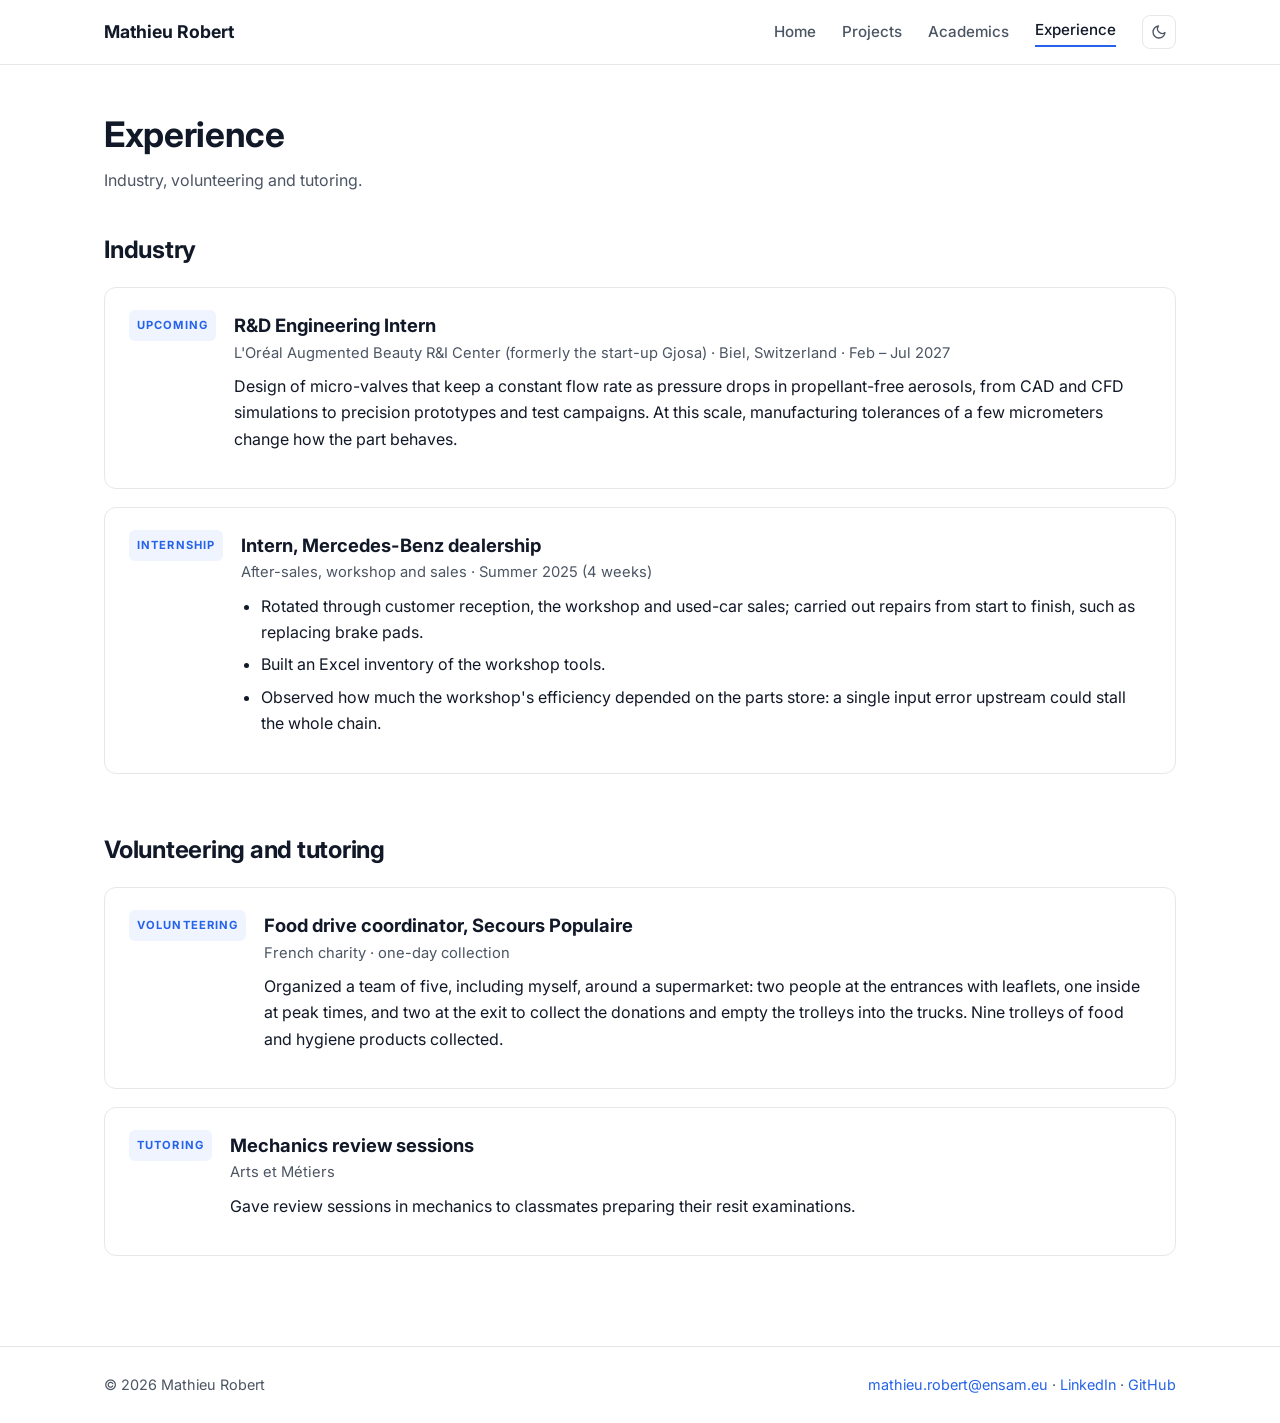
<file: experience.html>
<!doctype html>
<html lang="en">
<head>
<meta charset="utf-8">
<meta name="viewport" content="width=device-width, initial-scale=1">
<title>Experience – Mathieu Robert</title>
<meta name="description" content="Portfolio of Mathieu Robert, engineering student at Arts et Métiers (France): manufacturing and precision engineering projects.">
<link rel="preconnect" href="https://fonts.googleapis.com"><link rel="preconnect" href="https://fonts.gstatic.com" crossorigin>
<link href="https://fonts.googleapis.com/css2?family=Inter:wght@400;500;600;700&display=swap" rel="stylesheet">
<link rel="stylesheet" href="css/style.css">
</head>
<body>
<header class="site-header"><div class="container">
<a class="brand" href="index.html">Mathieu Robert</a>
<nav class="nav"><a href="index.html">Home</a><a href="projects.html">Projects</a><a href="academics.html">Academics</a><a href="experience.html" class="active">Experience</a><button id="theme-toggle" aria-label="Toggle dark mode" title="Toggle dark mode"><svg width="16" height="16" viewBox="0 0 24 24" fill="none" stroke="currentColor" stroke-width="2" stroke-linecap="round" stroke-linejoin="round"><path d="M21 12.79A9 9 0 1 1 11.21 3 7 7 0 0 0 21 12.79z"/></svg></button></nav>
</div></header>
<main><div class="container">

<h1>Experience</h1>
<p class="muted">Industry, volunteering and tutoring.</p>
<h2 style="margin-top:36px">Industry</h2>
<div class="exp"><span class="tag">Upcoming</span><div><h3>R&D Engineering Intern</h3><div class="where">L'Oréal Augmented Beauty R&I Center (formerly the start-up Gjosa) · Biel, Switzerland · Feb – Jul 2027</div>
<p>Design of micro-valves that keep a constant flow rate as pressure drops in propellant-free aerosols, from CAD and CFD simulations to precision prototypes and test campaigns. At this scale, manufacturing tolerances of a few micrometers change how the part behaves.</p></div></div>
<div class="exp"><span class="tag">Internship</span><div><h3>Intern, Mercedes-Benz dealership</h3><div class="where">After-sales, workshop and sales · Summer 2025 (4 weeks)</div>
<ul><li>Rotated through customer reception, the workshop and used-car sales; carried out repairs from start to finish, such as replacing brake pads.</li>
<li>Built an Excel inventory of the workshop tools.</li>
<li>Observed how much the workshop's efficiency depended on the parts store: a single input error upstream could stall the whole chain.</li></ul></div></div>
<h2>Volunteering and tutoring</h2>
<div class="exp"><span class="tag">Volunteering</span><div><h3>Food drive coordinator, Secours Populaire</h3><div class="where">French charity · one-day collection</div>
<p>Organized a team of five, including myself, around a supermarket: two people at the entrances with leaflets, one inside at peak times, and two at the exit to collect the donations and empty the trolleys into the trucks. Nine trolleys of food and hygiene products collected.</p></div></div>
<div class="exp"><span class="tag">Tutoring</span><div><h3>Mechanics review sessions</h3><div class="where">Arts et Métiers</div>
<p>Gave review sessions in mechanics to classmates preparing their resit examinations.</p></div></div>

</div></main>
<footer><div class="container">
<span>© 2026 Mathieu Robert</span>
<span><a href="mailto:mathieu.robert@ensam.eu">mathieu.robert@ensam.eu</a> · <a href="https://www.linkedin.com/in/mathieu-robert-ensam/">LinkedIn</a> · <a href="https://github.com/mathieurobert-ensam">GitHub</a></span>
</div></footer>
<script src="js/main.js"></script>
</body>
</html>
</file>
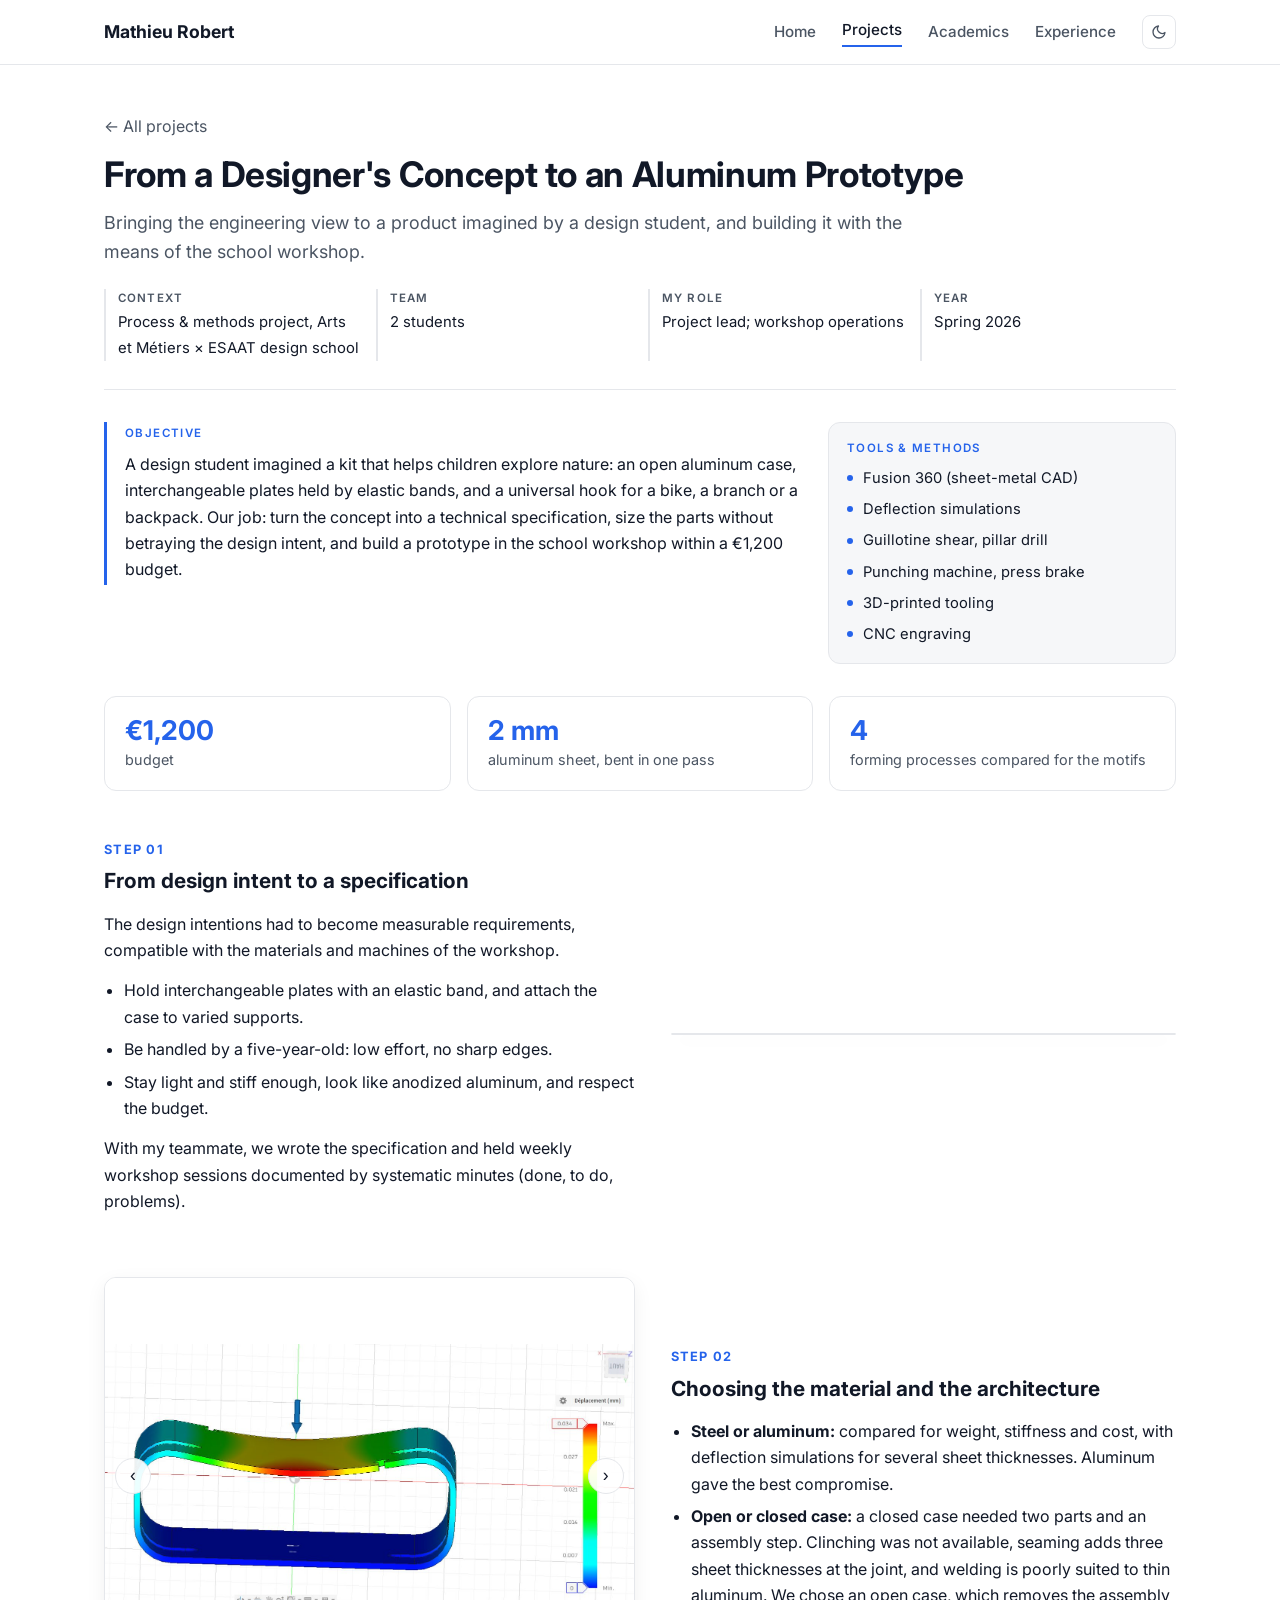
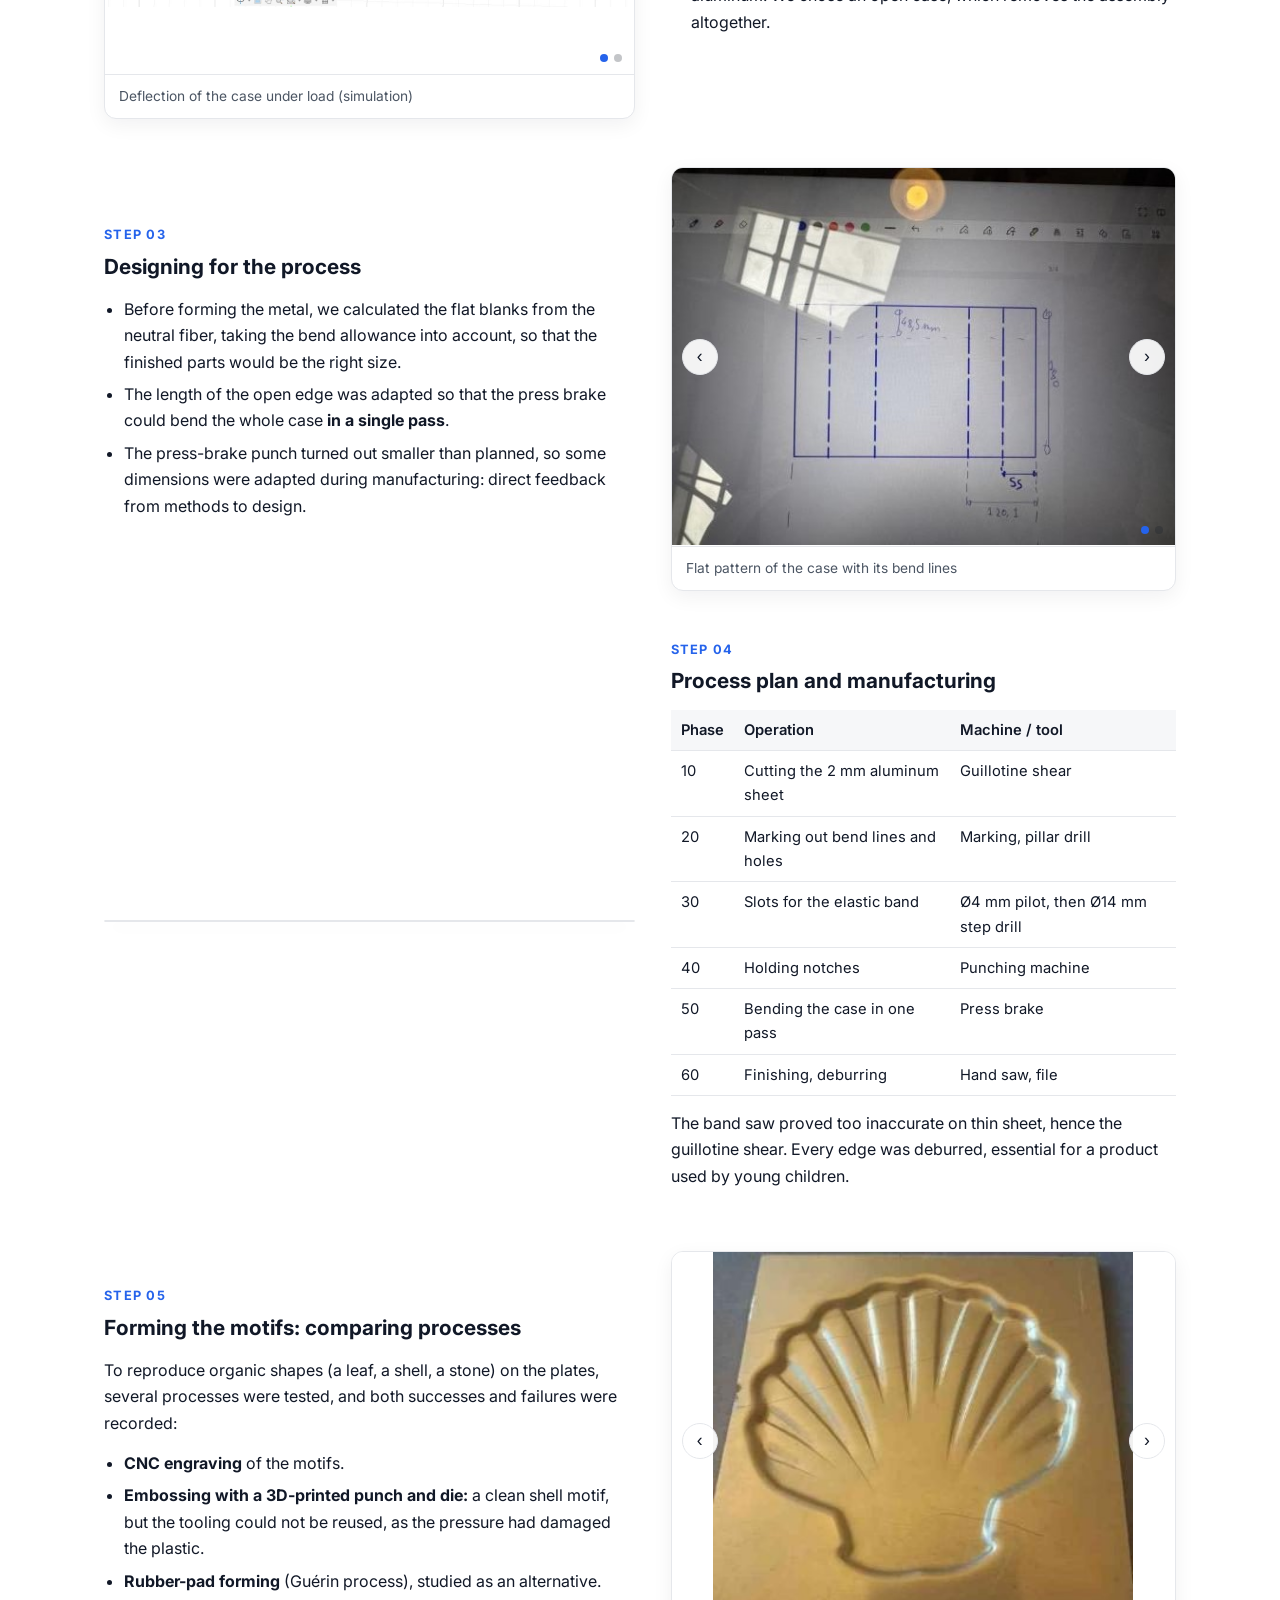
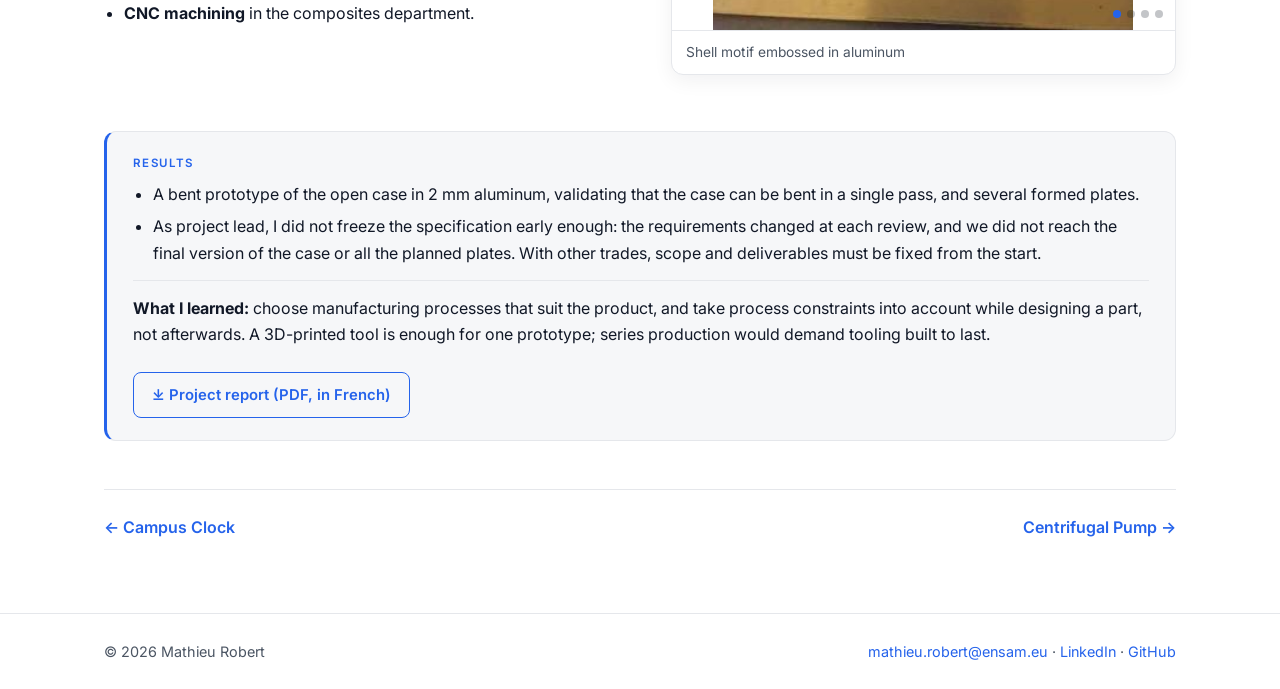
<file: explorer-kit.html>
<!doctype html>
<html lang="en">
<head>
<meta charset="utf-8">
<meta name="viewport" content="width=device-width, initial-scale=1">
<title>Aluminum Prototype – Mathieu Robert</title>
<meta name="description" content="Portfolio of Mathieu Robert, engineering student at Arts et Métiers (France): manufacturing and precision engineering projects.">
<link rel="preconnect" href="https://fonts.googleapis.com"><link rel="preconnect" href="https://fonts.gstatic.com" crossorigin>
<link href="https://fonts.googleapis.com/css2?family=Inter:wght@400;500;600;700&display=swap" rel="stylesheet">
<link rel="stylesheet" href="css/style.css">
</head>
<body>
<header class="site-header"><div class="container">
<a class="brand" href="index.html">Mathieu Robert</a>
<nav class="nav"><a href="index.html">Home</a><a href="projects.html" class="active">Projects</a><a href="academics.html">Academics</a><a href="experience.html">Experience</a><button id="theme-toggle" aria-label="Toggle dark mode" title="Toggle dark mode"><svg width="16" height="16" viewBox="0 0 24 24" fill="none" stroke="currentColor" stroke-width="2" stroke-linecap="round" stroke-linejoin="round"><path d="M21 12.79A9 9 0 1 1 11.21 3 7 7 0 0 0 21 12.79z"/></svg></button></nav>
</div></header>
<main><div class="container">

<div class="p-head">
<a href="projects.html" class="muted small">← All projects</a>
<h1 style="margin-top:14px">From a Designer's Concept to an Aluminum Prototype</h1>
<p class="sub">Bringing the engineering view to a product imagined by a design student, and building it with the means of the school workshop.</p>
<div class="meta"><div><b>Context</b><span>Process & methods project, Arts et Métiers × ESAAT design school</span></div><div><b>Team</b><span>2 students</span></div><div><b>My role</b><span>Project lead; workshop operations</span></div><div><b>Year</b><span>Spring 2026</span></div></div>
</div>
<div class="top">
<div class="objective"><span class="label">Objective</span><p>A design student imagined a kit that helps children explore nature: an open aluminum case, interchangeable plates held by elastic bands, and a universal hook for a bike, a branch or a backpack. Our job: turn the concept into a technical specification, size the parts without betraying the design intent, and build a prototype in the school workshop within a €1,200 budget.</p></div>
<div class="tools"><span class="label">Tools & methods</span><ul><li>Fusion 360 (sheet-metal CAD)</li><li>Deflection simulations</li><li>Guillotine shear, pillar drill</li><li>Punching machine, press brake</li><li>3D-printed tooling</li><li>CNC engraving</li></ul></div>
</div>
<div class="kpis"><div class="kpi"><b>€1,200</b><span>budget</span></div><div class="kpi"><b>2 mm</b><span>aluminum sheet, bent in one pass</span></div><div class="kpi"><b>4</b><span>forming processes compared for the motifs</span></div></div>
<section class="step"><div class="text"><div class="num">STEP 01</div><h3>From design intent to a specification</h3><p>The design intentions had to become measurable requirements, compatible with the materials and machines of the workshop.</p>
<ul><li>Hold interchangeable plates with an elastic band, and attach the case to varied supports.</li><li>Be handled by a five-year-old: low effort, no sharp edges.</li><li>Stay light and stiff enough, look like anodized aluminum, and respect the budget.</li></ul>
<p>With my teammate, we wrote the specification and held weekly workshop sessions documented by systematic minutes (done, to do, problems).</p></div><div><div class="carousel"><div class="slide"><a href="img/kit/printed-mockup.jpg" target="_blank"><img src="img/kit/printed-mockup.jpg" alt="3D-printed mock-up of the open case on the aluminum sheet" loading="lazy"></a><div class="cap">3D-printed mock-up of the open case on the aluminum sheet</div></div><button class="nav-btn prev" aria-label="Previous">‹</button><button class="nav-btn next" aria-label="Next">›</button><div class="dots"></div></div></div></section><section class="step rev"><div class="text"><div class="num">STEP 02</div><h3>Choosing the material and the architecture</h3><ul><li><b>Steel or aluminum:</b> compared for weight, stiffness and cost, with deflection simulations for several sheet thicknesses. Aluminum gave the best compromise.</li>
<li><b>Open or closed case:</b> a closed case needed two parts and an assembly step. Clinching was not available, seaming adds three sheet thicknesses at the joint, and welding is poorly suited to thin aluminum. We chose an open case, which removes the assembly altogether.</li></ul></div><div><div class="carousel"><div class="slide"><a href="img/kit/fea.jpg" target="_blank"><img src="img/kit/fea.jpg" alt="Deflection of the case under load (simulation)" loading="lazy"></a><div class="cap">Deflection of the case under load (simulation)</div></div><div class="slide"><a href="img/kit/cad-open-box.jpg" target="_blank"><img src="img/kit/cad-open-box.jpg" alt="CAD model of the open case" loading="lazy"></a><div class="cap">CAD model of the open case</div></div><button class="nav-btn prev" aria-label="Previous">‹</button><button class="nav-btn next" aria-label="Next">›</button><div class="dots"></div></div></div></section><section class="step"><div class="text"><div class="num">STEP 03</div><h3>Designing for the process</h3><ul><li>Before forming the metal, we calculated the flat blanks from the neutral fiber, taking the bend allowance into account, so that the finished parts would be the right size.</li>
<li>The length of the open edge was adapted so that the press brake could bend the whole case <b>in a single pass</b>.</li>
<li>The press-brake punch turned out smaller than planned, so some dimensions were adapted during manufacturing: direct feedback from methods to design.</li></ul></div><div><div class="carousel"><div class="slide"><a href="img/kit/flat-pattern.jpg" target="_blank"><img src="img/kit/flat-pattern.jpg" alt="Flat pattern of the case with its bend lines" loading="lazy"></a><div class="cap">Flat pattern of the case with its bend lines</div></div><div class="slide"><a href="img/kit/bend-sketch.jpg" target="_blank"><img src="img/kit/bend-sketch.jpg" alt="Developed lengths and bend parameters" loading="lazy"></a><div class="cap">Developed lengths and bend parameters</div></div><button class="nav-btn prev" aria-label="Previous">‹</button><button class="nav-btn next" aria-label="Next">›</button><div class="dots"></div></div></div></section><section class="step rev"><div class="text"><div class="num">STEP 04</div><h3>Process plan and manufacturing</h3><table><tr><th>Phase</th><th>Operation</th><th>Machine / tool</th></tr>
<tr><td>10</td><td>Cutting the 2 mm aluminum sheet</td><td>Guillotine shear</td></tr>
<tr><td>20</td><td>Marking out bend lines and holes</td><td>Marking, pillar drill</td></tr>
<tr><td>30</td><td>Slots for the elastic band</td><td>Ø4 mm pilot, then Ø14 mm step drill</td></tr>
<tr><td>40</td><td>Holding notches</td><td>Punching machine</td></tr>
<tr><td>50</td><td>Bending the case in one pass</td><td>Press brake</td></tr>
<tr><td>60</td><td>Finishing, deburring</td><td>Hand saw, file</td></tr></table>
<p class="muted">The band saw proved too inaccurate on thin sheet, hence the guillotine shear. Every edge was deburred, essential for a product used by young children.</p></div><div><div class="carousel"><div class="slide"><a href="img/kit/parts.jpg" target="_blank"><img src="img/kit/parts.jpg" alt="Prototype parts" loading="lazy"></a><div class="cap">Prototype parts</div></div><button class="nav-btn prev" aria-label="Previous">‹</button><button class="nav-btn next" aria-label="Next">›</button><div class="dots"></div></div></div></section><section class="step"><div class="text"><div class="num">STEP 05</div><h3>Forming the motifs: comparing processes</h3><p>To reproduce organic shapes (a leaf, a shell, a stone) on the plates, several processes were tested, and both successes and failures were recorded:</p>
<ul><li><b>CNC engraving</b> of the motifs.</li>
<li><b>Embossing with a 3D-printed punch and die:</b> a clean shell motif, but the tooling could not be reused, as the pressure had damaged the plastic.</li>
<li><b>Rubber-pad forming</b> (Guérin process), studied as an alternative.</li>
<li><b>CNC machining</b> in the composites department.</li></ul></div><div><div class="carousel"><div class="slide"><a href="img/kit/embossed-shell.jpg" target="_blank"><img src="img/kit/embossed-shell.jpg" alt="Shell motif embossed in aluminum" loading="lazy"></a><div class="cap">Shell motif embossed in aluminum</div></div><div class="slide"><a href="img/kit/embossing-press.jpg" target="_blank"><img src="img/kit/embossing-press.jpg" alt="Embossing on the press with 3D-printed tooling" loading="lazy"></a><div class="cap">Embossing on the press with 3D-printed tooling</div></div><div class="slide"><a href="img/kit/cnc-engraving.jpg" target="_blank"><img src="img/kit/cnc-engraving.jpg" alt="CNC engraving of a plate" loading="lazy"></a><div class="cap">CNC engraving of a plate</div></div><div class="slide"><a href="img/kit/cnc-composite.jpg" target="_blank"><img src="img/kit/cnc-composite.jpg" alt="CNC machining in the composites department" loading="lazy"></a><div class="cap">CNC machining in the composites department</div></div><button class="nav-btn prev" aria-label="Previous">‹</button><button class="nav-btn next" aria-label="Next">›</button><div class="dots"></div></div></div></section>
<div class="results"><span class="label">Results</span><ul><li>A bent prototype of the open case in 2 mm aluminum, validating that the case can be bent in a single pass, and several formed plates.</li><li>As project lead, I did not freeze the specification early enough: the requirements changed at each review, and we did not reach the final version of the case or all the planned plates. With other trades, scope and deliverables must be fixed from the start.</li></ul><p class="learned"><b>What I learned:</b> choose manufacturing processes that suit the product, and take process constraints into account while designing a part, not afterwards. A 3D-printed tool is enough for one prototype; series production would demand tooling built to last.</p><div class="downloads"><a class="btn" href="pdf/explorer-kit-report-FR.pdf" download>⤓ Project report (PDF, in French)</a></div></div>
<div class="pnav"><a href="clock.html">← Campus Clock</a><a href="pump.html">Centrifugal Pump →</a></div>

</div></main>
<footer><div class="container">
<span>© 2026 Mathieu Robert</span>
<span><a href="mailto:mathieu.robert@ensam.eu">mathieu.robert@ensam.eu</a> · <a href="https://www.linkedin.com/in/mathieu-robert-ensam/">LinkedIn</a> · <a href="https://github.com/mathieurobert-ensam">GitHub</a></span>
</div></footer>
<script src="js/main.js"></script>
</body>
</html>
</file>
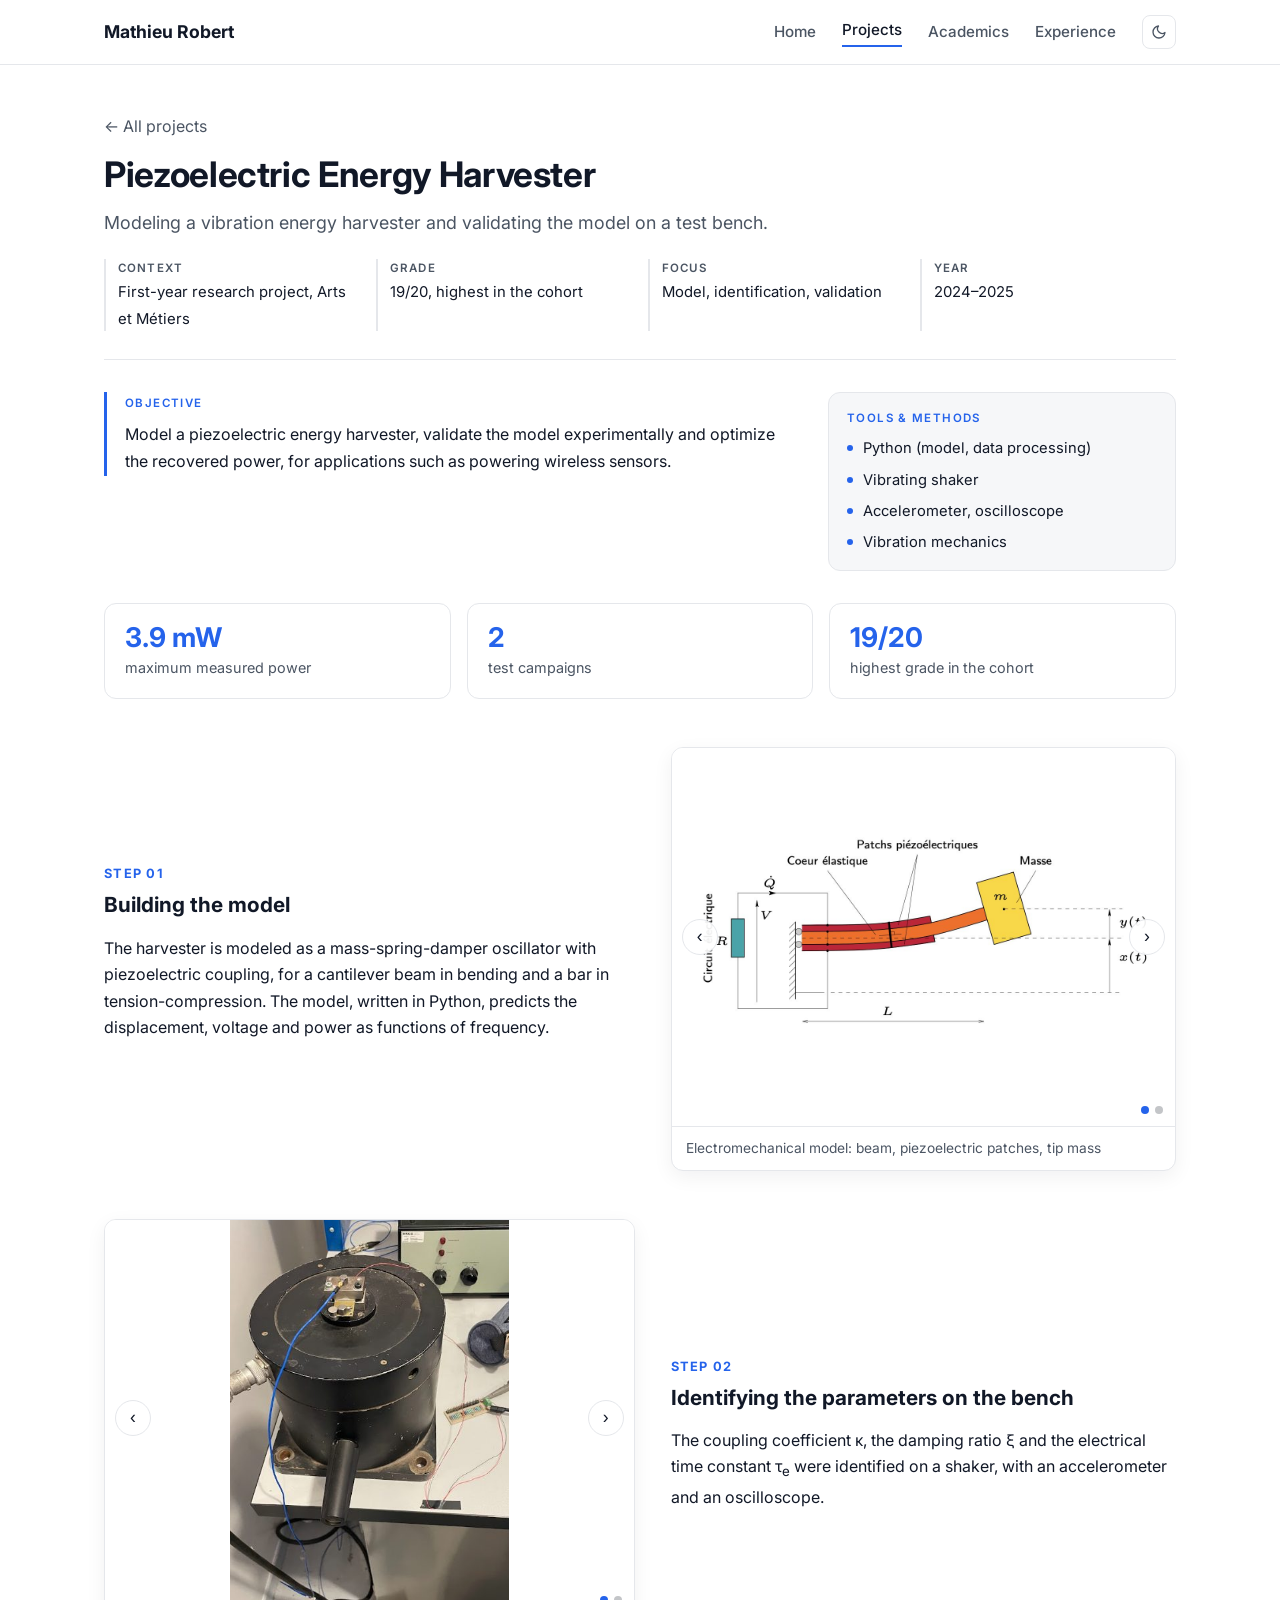
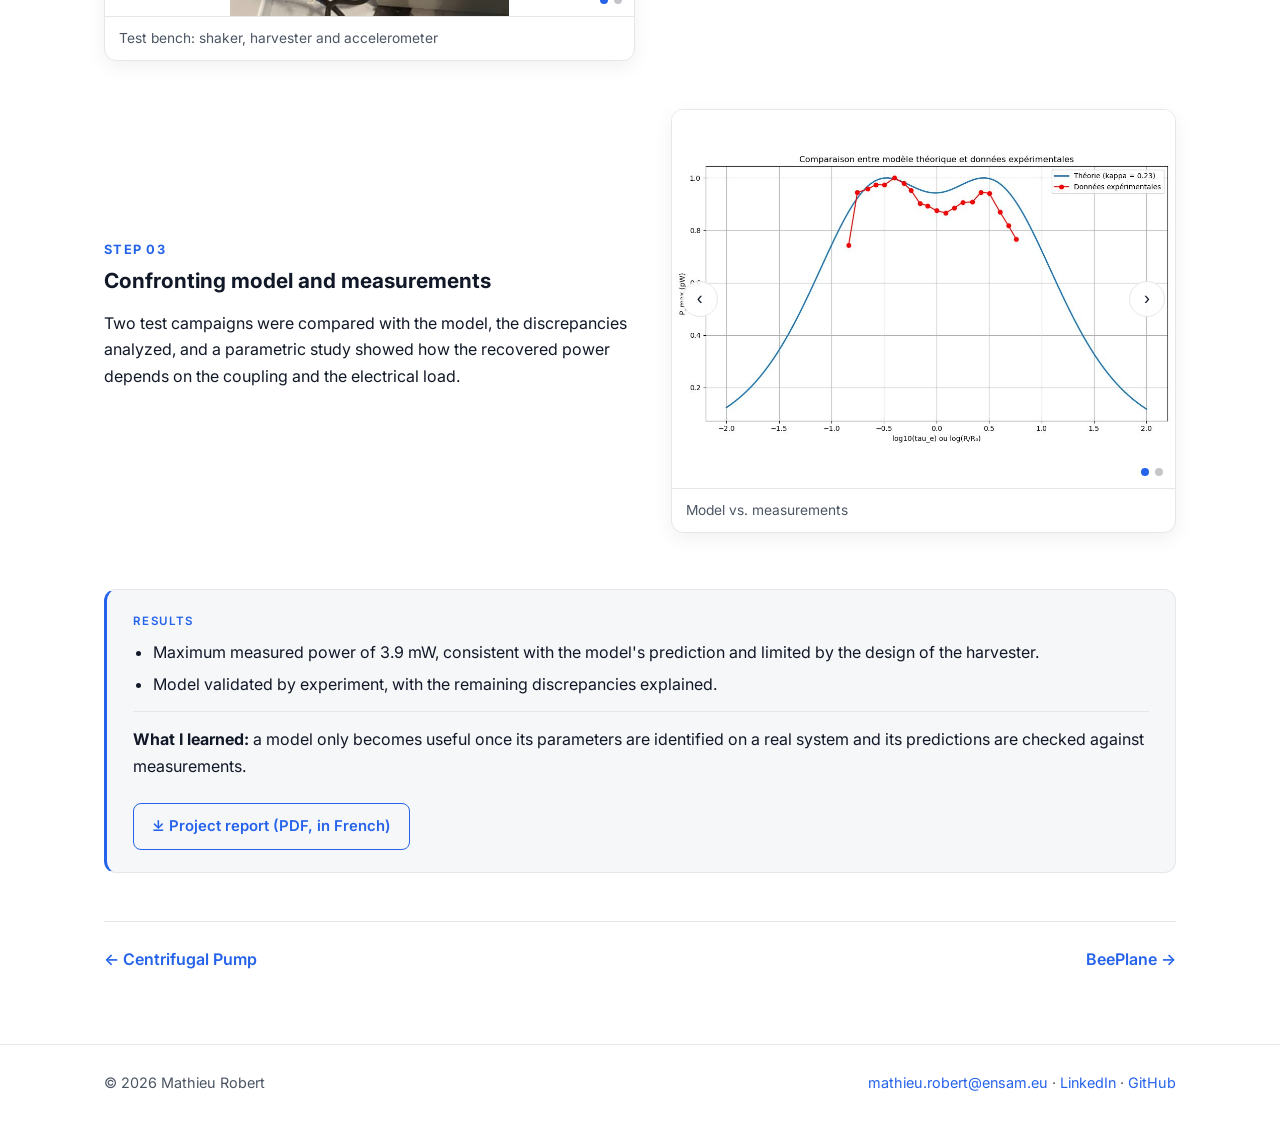
<file: piezo.html>
<!doctype html>
<html lang="en">
<head>
<meta charset="utf-8">
<meta name="viewport" content="width=device-width, initial-scale=1">
<title>Piezoelectric Harvester – Mathieu Robert</title>
<meta name="description" content="Portfolio of Mathieu Robert, engineering student at Arts et Métiers (France): manufacturing and precision engineering projects.">
<link rel="preconnect" href="https://fonts.googleapis.com"><link rel="preconnect" href="https://fonts.gstatic.com" crossorigin>
<link href="https://fonts.googleapis.com/css2?family=Inter:wght@400;500;600;700&display=swap" rel="stylesheet">
<link rel="stylesheet" href="css/style.css">
</head>
<body>
<header class="site-header"><div class="container">
<a class="brand" href="index.html">Mathieu Robert</a>
<nav class="nav"><a href="index.html">Home</a><a href="projects.html" class="active">Projects</a><a href="academics.html">Academics</a><a href="experience.html">Experience</a><button id="theme-toggle" aria-label="Toggle dark mode" title="Toggle dark mode"><svg width="16" height="16" viewBox="0 0 24 24" fill="none" stroke="currentColor" stroke-width="2" stroke-linecap="round" stroke-linejoin="round"><path d="M21 12.79A9 9 0 1 1 11.21 3 7 7 0 0 0 21 12.79z"/></svg></button></nav>
</div></header>
<main><div class="container">

<div class="p-head">
<a href="projects.html" class="muted small">← All projects</a>
<h1 style="margin-top:14px">Piezoelectric Energy Harvester</h1>
<p class="sub">Modeling a vibration energy harvester and validating the model on a test bench.</p>
<div class="meta"><div><b>Context</b><span>First-year research project, Arts et Métiers</span></div><div><b>Grade</b><span>19/20, highest in the cohort</span></div><div><b>Focus</b><span>Model, identification, validation</span></div><div><b>Year</b><span>2024–2025</span></div></div>
</div>
<div class="top">
<div class="objective"><span class="label">Objective</span><p>Model a piezoelectric energy harvester, validate the model experimentally and optimize the recovered power, for applications such as powering wireless sensors.</p></div>
<div class="tools"><span class="label">Tools & methods</span><ul><li>Python (model, data processing)</li><li>Vibrating shaker</li><li>Accelerometer, oscilloscope</li><li>Vibration mechanics</li></ul></div>
</div>
<div class="kpis"><div class="kpi"><b>3.9 mW</b><span>maximum measured power</span></div><div class="kpi"><b>2</b><span>test campaigns</span></div><div class="kpi"><b>19/20</b><span>highest grade in the cohort</span></div></div>
<section class="step"><div class="text"><div class="num">STEP 01</div><h3>Building the model</h3><p>The harvester is modeled as a mass-spring-damper oscillator with piezoelectric coupling, for a cantilever beam in bending and a bar in tension-compression. The model, written in Python, predicts the displacement, voltage and power as functions of frequency.</p></div><div><div class="carousel"><div class="slide"><a href="img/piezo/model.jpg" target="_blank"><img src="img/piezo/model.jpg" alt="Electromechanical model: beam, piezoelectric patches, tip mass" loading="lazy"></a><div class="cap">Electromechanical model: beam, piezoelectric patches, tip mass</div></div><div class="slide"><a href="img/piezo/frequency-response.jpg" target="_blank"><img src="img/piezo/frequency-response.jpg" alt="Predicted frequency responses for several couplings" loading="lazy"></a><div class="cap">Predicted frequency responses for several couplings</div></div><button class="nav-btn prev" aria-label="Previous">‹</button><button class="nav-btn next" aria-label="Next">›</button><div class="dots"></div></div></div></section><section class="step rev"><div class="text"><div class="num">STEP 02</div><h3>Identifying the parameters on the bench</h3><p>The coupling coefficient κ, the damping ratio ξ and the electrical time constant τ<sub>e</sub> were identified on a shaker, with an accelerometer and an oscilloscope.</p></div><div><div class="carousel"><div class="slide"><a href="img/piezo/bench.jpg" target="_blank"><img src="img/piezo/bench.jpg" alt="Test bench: shaker, harvester and accelerometer" loading="lazy"></a><div class="cap">Test bench: shaker, harvester and accelerometer</div></div><div class="slide"><a href="img/piezo/patches.jpg" target="_blank"><img src="img/piezo/patches.jpg" alt="Piezoelectric patches" loading="lazy"></a><div class="cap">Piezoelectric patches</div></div><button class="nav-btn prev" aria-label="Previous">‹</button><button class="nav-btn next" aria-label="Next">›</button><div class="dots"></div></div></div></section><section class="step"><div class="text"><div class="num">STEP 03</div><h3>Confronting model and measurements</h3><p>Two test campaigns were compared with the model, the discrepancies analyzed, and a parametric study showed how the recovered power depends on the coupling and the electrical load.</p></div><div><div class="carousel"><div class="slide"><a href="img/piezo/model-vs-test.jpg" target="_blank"><img src="img/piezo/model-vs-test.jpg" alt="Model vs. measurements" loading="lazy"></a><div class="cap">Model vs. measurements</div></div><div class="slide"><a href="img/piezo/power-map.jpg" target="_blank"><img src="img/piezo/power-map.jpg" alt="Recovered power as a function of the parameters" loading="lazy"></a><div class="cap">Recovered power as a function of the parameters</div></div><button class="nav-btn prev" aria-label="Previous">‹</button><button class="nav-btn next" aria-label="Next">›</button><div class="dots"></div></div></div></section>
<div class="results"><span class="label">Results</span><ul><li>Maximum measured power of 3.9 mW, consistent with the model's prediction and limited by the design of the harvester.</li><li>Model validated by experiment, with the remaining discrepancies explained.</li></ul><p class="learned"><b>What I learned:</b> a model only becomes useful once its parameters are identified on a real system and its predictions are checked against measurements.</p><div class="downloads"><a class="btn" href="pdf/piezo-report-FR.pdf" download>⤓ Project report (PDF, in French)</a></div></div>
<div class="pnav"><a href="pump.html">← Centrifugal Pump</a><a href="beeplane.html">BeePlane →</a></div>

</div></main>
<footer><div class="container">
<span>© 2026 Mathieu Robert</span>
<span><a href="mailto:mathieu.robert@ensam.eu">mathieu.robert@ensam.eu</a> · <a href="https://www.linkedin.com/in/mathieu-robert-ensam/">LinkedIn</a> · <a href="https://github.com/mathieurobert-ensam">GitHub</a></span>
</div></footer>
<script src="js/main.js"></script>
</body>
</html>
</file>
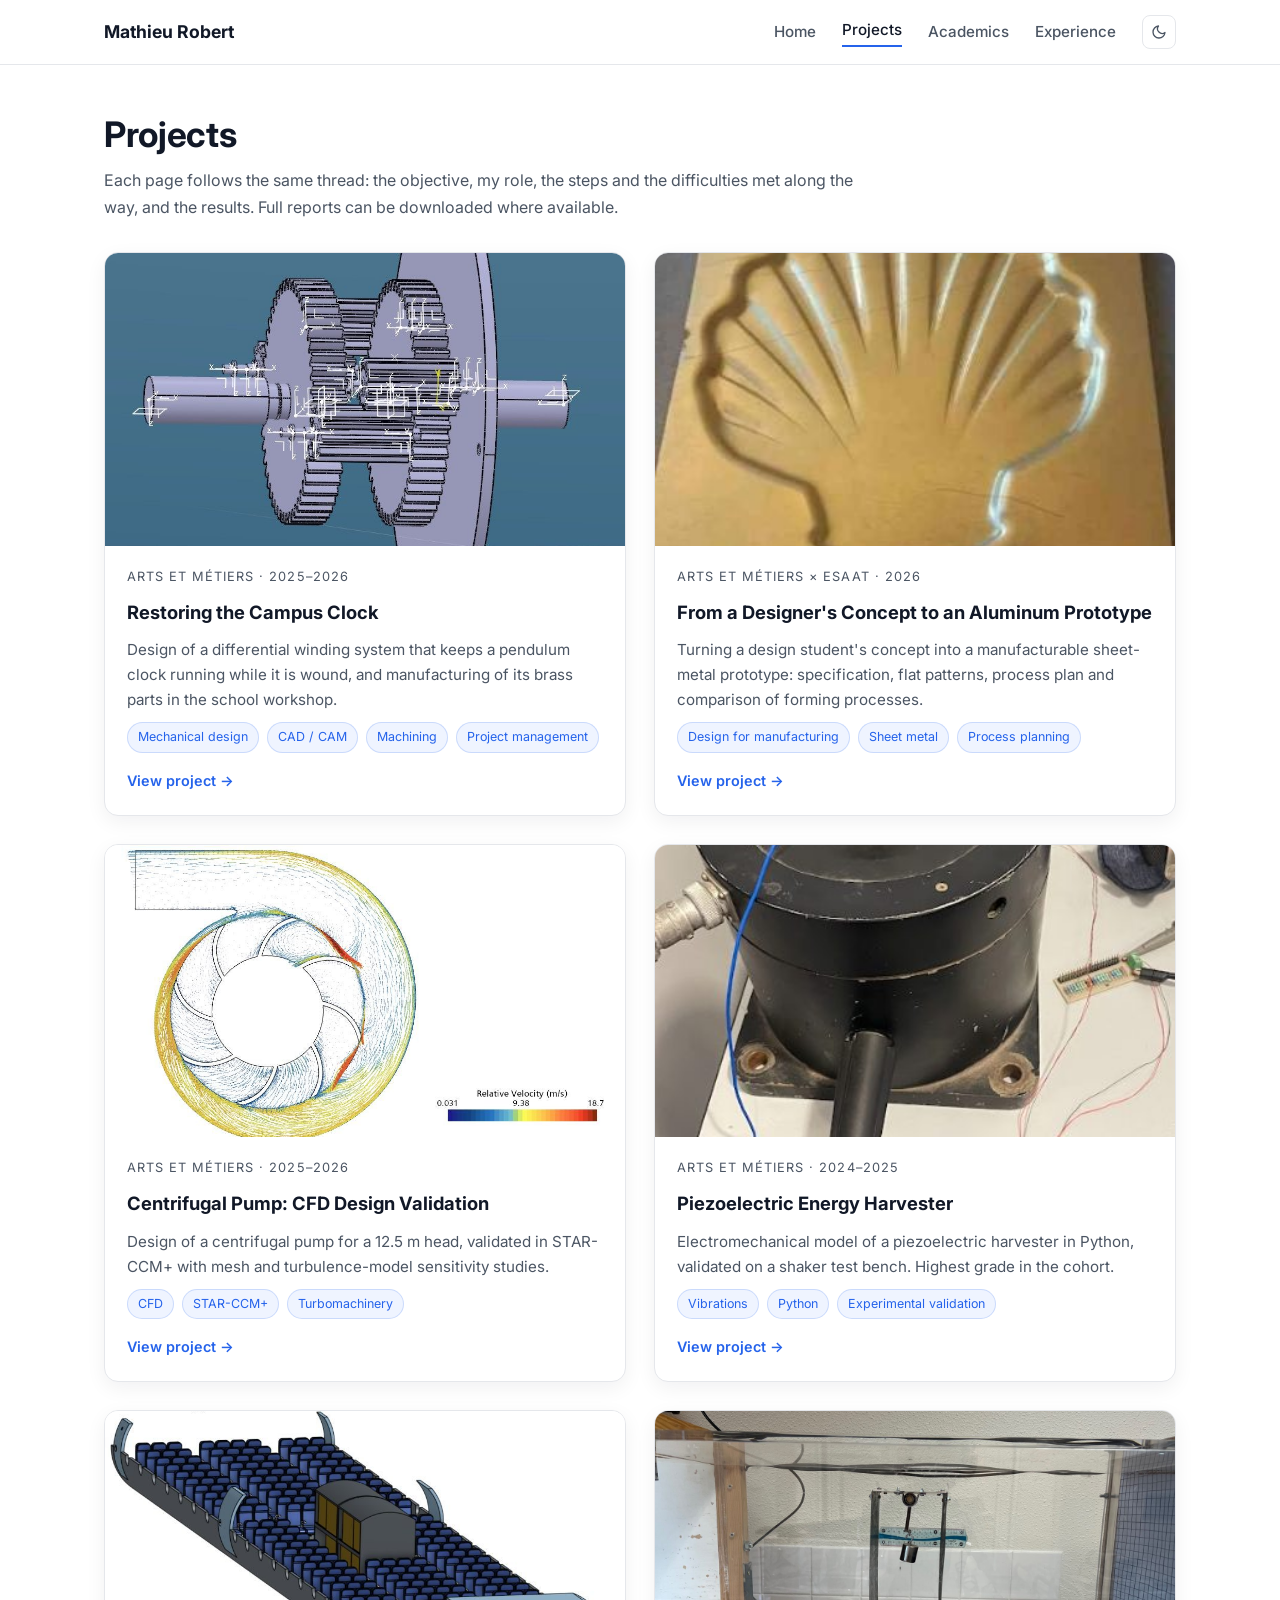
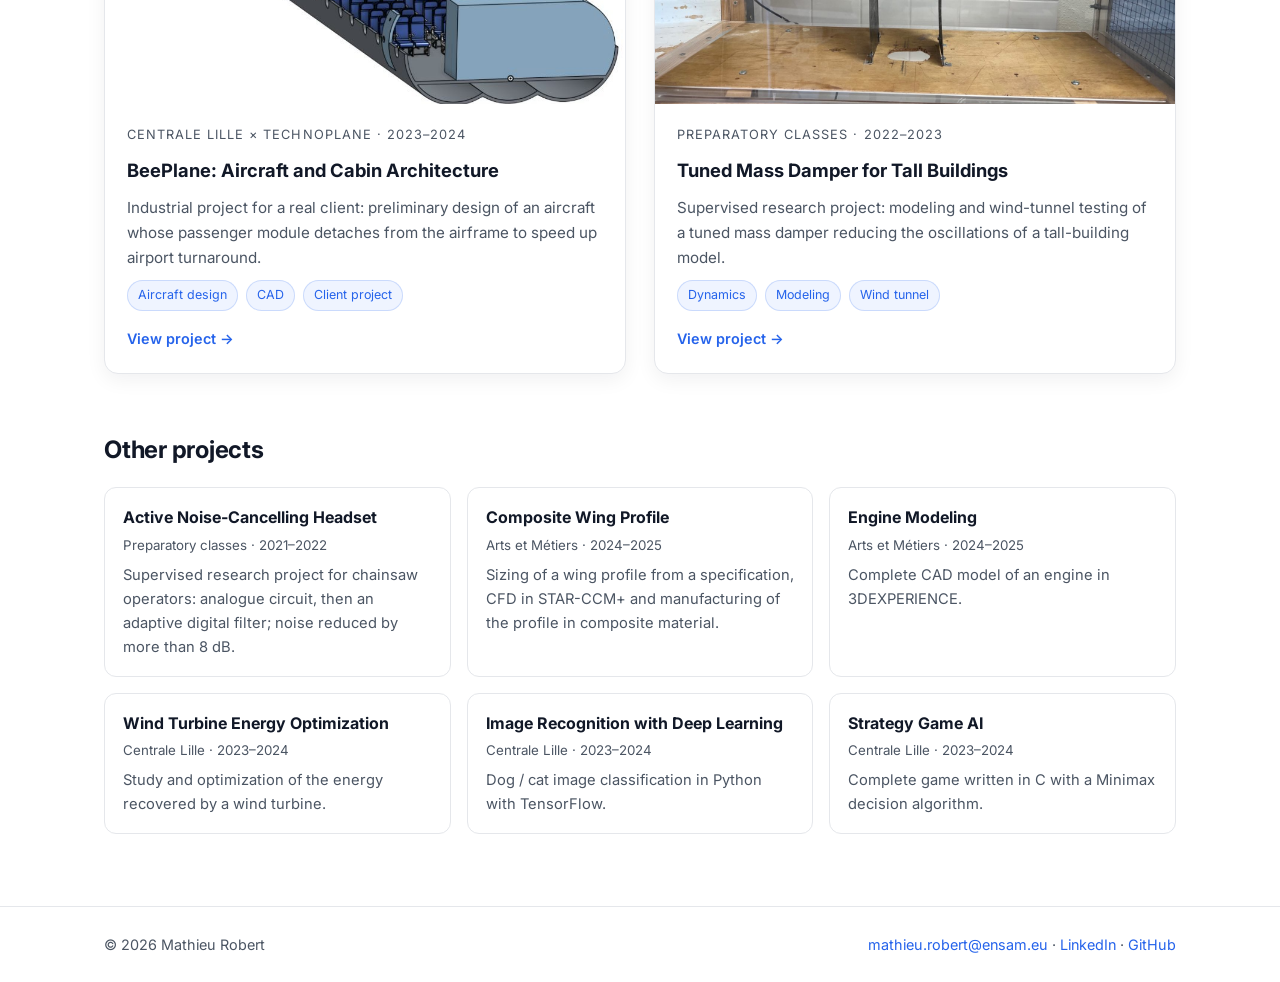
<file: projects.html>
<!doctype html>
<html lang="en">
<head>
<meta charset="utf-8">
<meta name="viewport" content="width=device-width, initial-scale=1">
<title>Projects – Mathieu Robert</title>
<meta name="description" content="Portfolio of Mathieu Robert, engineering student at Arts et Métiers (France): manufacturing and precision engineering projects.">
<link rel="preconnect" href="https://fonts.googleapis.com"><link rel="preconnect" href="https://fonts.gstatic.com" crossorigin>
<link href="https://fonts.googleapis.com/css2?family=Inter:wght@400;500;600;700&display=swap" rel="stylesheet">
<link rel="stylesheet" href="css/style.css">
</head>
<body>
<header class="site-header"><div class="container">
<a class="brand" href="index.html">Mathieu Robert</a>
<nav class="nav"><a href="index.html">Home</a><a href="projects.html" class="active">Projects</a><a href="academics.html">Academics</a><a href="experience.html">Experience</a><button id="theme-toggle" aria-label="Toggle dark mode" title="Toggle dark mode"><svg width="16" height="16" viewBox="0 0 24 24" fill="none" stroke="currentColor" stroke-width="2" stroke-linecap="round" stroke-linejoin="round"><path d="M21 12.79A9 9 0 1 1 11.21 3 7 7 0 0 0 21 12.79z"/></svg></button></nav>
</div></header>
<main><div class="container">
<h1>Projects</h1><p class="muted" style="max-width:760px">Each page follows the same thread: the objective, my role, the steps and the difficulties met along the way, and the results. Full reports can be downloaded where available.</p><div class="grid" style="margin-top:32px"><a class="pcard" href="clock.html"><div class="thumb"><img src="img/clock/differential-exploded.jpg" alt="Restoring the Campus Clock" loading="lazy"></div>
<div class="content"><span class="ctx">Arts et Métiers · 2025–2026</span><h3>Restoring the Campus Clock</h3><p>Design of a differential winding system that keeps a pendulum clock running while it is wound, and manufacturing of its brass parts in the school workshop.</p><div class="chips"><span class="chip">Mechanical design</span><span class="chip">CAD / CAM</span><span class="chip">Machining</span><span class="chip">Project management</span></div><span class="more">View project →</span></div></a><a class="pcard" href="explorer-kit.html"><div class="thumb"><img src="img/kit/embossed-shell.jpg" alt="From a Designer's Concept to an Aluminum Prototype" loading="lazy"></div>
<div class="content"><span class="ctx">Arts et Métiers × ESAAT · 2026</span><h3>From a Designer's Concept to an Aluminum Prototype</h3><p>Turning a design student's concept into a manufacturable sheet-metal prototype: specification, flat patterns, process plan and comparison of forming processes.</p><div class="chips"><span class="chip">Design for manufacturing</span><span class="chip">Sheet metal</span><span class="chip">Process planning</span></div><span class="more">View project →</span></div></a><a class="pcard" href="pump.html"><div class="thumb"><img src="img/pump/velocity-design-point.jpg" alt="Centrifugal Pump: CFD Design Validation" loading="lazy"></div>
<div class="content"><span class="ctx">Arts et Métiers · 2025–2026</span><h3>Centrifugal Pump: CFD Design Validation</h3><p>Design of a centrifugal pump for a 12.5 m head, validated in STAR-CCM+ with mesh and turbulence-model sensitivity studies.</p><div class="chips"><span class="chip">CFD</span><span class="chip">STAR-CCM+</span><span class="chip">Turbomachinery</span></div><span class="more">View project →</span></div></a><a class="pcard" href="piezo.html"><div class="thumb"><img src="img/piezo/bench.jpg" alt="Piezoelectric Energy Harvester" loading="lazy"></div>
<div class="content"><span class="ctx">Arts et Métiers · 2024–2025</span><h3>Piezoelectric Energy Harvester</h3><p>Electromechanical model of a piezoelectric harvester in Python, validated on a shaker test bench. Highest grade in the cohort.</p><div class="chips"><span class="chip">Vibrations</span><span class="chip">Python</span><span class="chip">Experimental validation</span></div><span class="more">View project →</span></div></a><a class="pcard" href="beeplane.html"><div class="thumb"><img src="img/beeplane/cabin-module.jpg" alt="BeePlane: Aircraft and Cabin Architecture" loading="lazy"></div>
<div class="content"><span class="ctx">Centrale Lille × Technoplane · 2023–2024</span><h3>BeePlane: Aircraft and Cabin Architecture</h3><p>Industrial project for a real client: preliminary design of an aircraft whose passenger module detaches from the airframe to speed up airport turnaround.</p><div class="chips"><span class="chip">Aircraft design</span><span class="chip">CAD</span><span class="chip">Client project</span></div><span class="more">View project →</span></div></a><a class="pcard" href="tuned-mass-damper.html"><div class="thumb"><img src="img/tmd/wind-tunnel.jpg" alt="Tuned Mass Damper for Tall Buildings" loading="lazy"></div>
<div class="content"><span class="ctx">Preparatory classes · 2022–2023</span><h3>Tuned Mass Damper for Tall Buildings</h3><p>Supervised research project: modeling and wind-tunnel testing of a tuned mass damper reducing the oscillations of a tall-building model.</p><div class="chips"><span class="chip">Dynamics</span><span class="chip">Modeling</span><span class="chip">Wind tunnel</span></div><span class="more">View project →</span></div></a></div><h2>Other projects</h2><div class="minor"><div><h4>Active Noise-Cancelling Headset</h4><small>Preparatory classes · 2021–2022</small><p>Supervised research project for chainsaw operators: analogue circuit, then an adaptive digital filter; noise reduced by more than 8 dB.</p></div><div><h4>Composite Wing Profile</h4><small>Arts et Métiers · 2024–2025</small><p>Sizing of a wing profile from a specification, CFD in STAR-CCM+ and manufacturing of the profile in composite material.</p></div><div><h4>Engine Modeling</h4><small>Arts et Métiers · 2024–2025</small><p>Complete CAD model of an engine in 3DEXPERIENCE.</p></div><div><h4>Wind Turbine Energy Optimization</h4><small>Centrale Lille · 2023–2024</small><p>Study and optimization of the energy recovered by a wind turbine.</p></div><div><h4>Image Recognition with Deep Learning</h4><small>Centrale Lille · 2023–2024</small><p>Dog / cat image classification in Python with TensorFlow.</p></div><div><h4>Strategy Game AI</h4><small>Centrale Lille · 2023–2024</small><p>Complete game written in C with a Minimax decision algorithm.</p></div></div>
</div></main>
<footer><div class="container">
<span>© 2026 Mathieu Robert</span>
<span><a href="mailto:mathieu.robert@ensam.eu">mathieu.robert@ensam.eu</a> · <a href="https://www.linkedin.com/in/mathieu-robert-ensam/">LinkedIn</a> · <a href="https://github.com/mathieurobert-ensam">GitHub</a></span>
</div></footer>
<script src="js/main.js"></script>
</body>
</html>
</file>
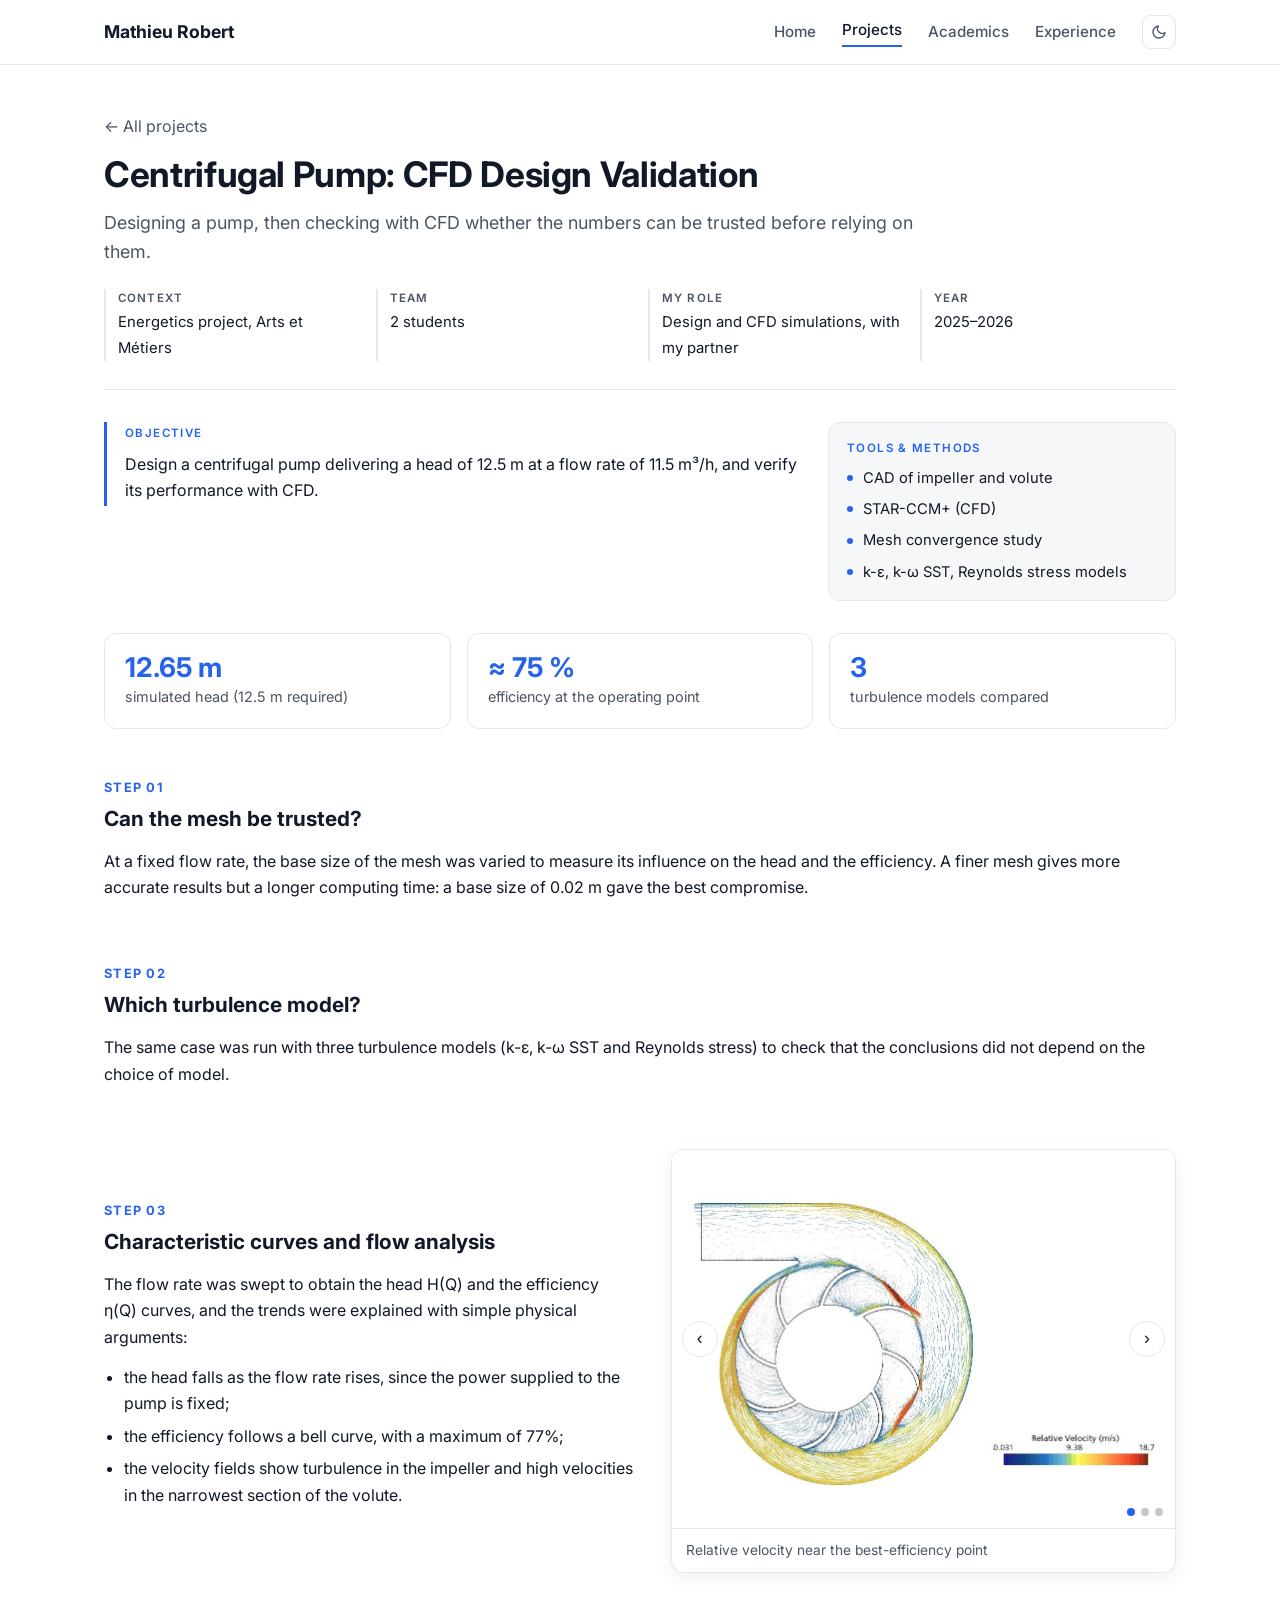
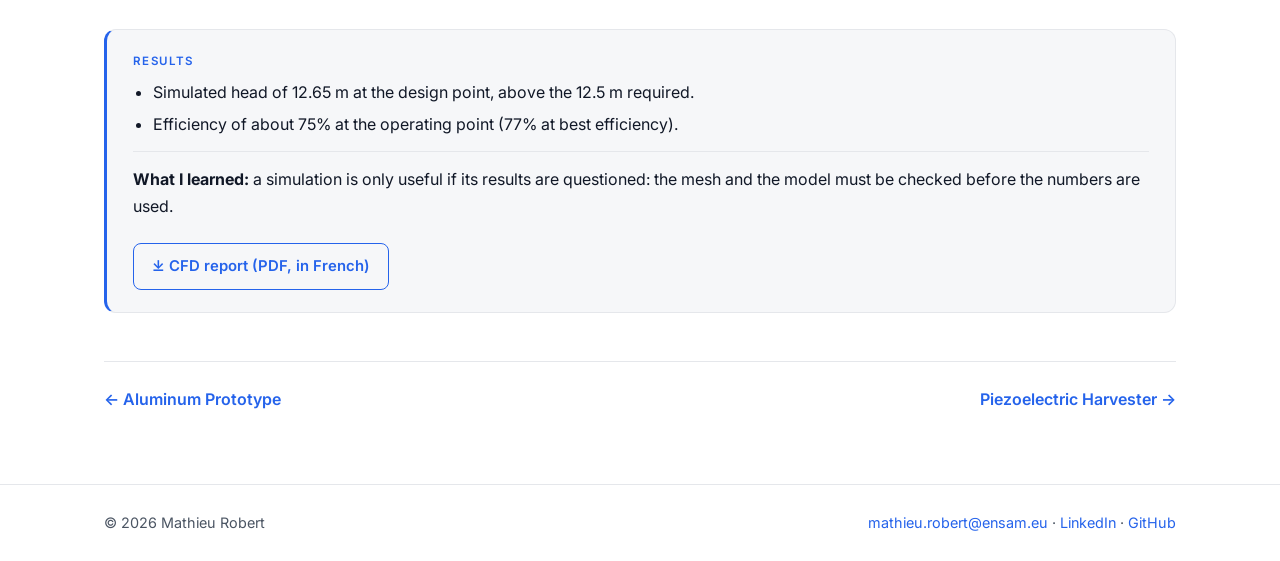
<file: pump.html>
<!doctype html>
<html lang="en">
<head>
<meta charset="utf-8">
<meta name="viewport" content="width=device-width, initial-scale=1">
<title>Centrifugal Pump – Mathieu Robert</title>
<meta name="description" content="Portfolio of Mathieu Robert, engineering student at Arts et Métiers (France): manufacturing and precision engineering projects.">
<link rel="preconnect" href="https://fonts.googleapis.com"><link rel="preconnect" href="https://fonts.gstatic.com" crossorigin>
<link href="https://fonts.googleapis.com/css2?family=Inter:wght@400;500;600;700&display=swap" rel="stylesheet">
<link rel="stylesheet" href="css/style.css">
</head>
<body>
<header class="site-header"><div class="container">
<a class="brand" href="index.html">Mathieu Robert</a>
<nav class="nav"><a href="index.html">Home</a><a href="projects.html" class="active">Projects</a><a href="academics.html">Academics</a><a href="experience.html">Experience</a><button id="theme-toggle" aria-label="Toggle dark mode" title="Toggle dark mode"><svg width="16" height="16" viewBox="0 0 24 24" fill="none" stroke="currentColor" stroke-width="2" stroke-linecap="round" stroke-linejoin="round"><path d="M21 12.79A9 9 0 1 1 11.21 3 7 7 0 0 0 21 12.79z"/></svg></button></nav>
</div></header>
<main><div class="container">

<div class="p-head">
<a href="projects.html" class="muted small">← All projects</a>
<h1 style="margin-top:14px">Centrifugal Pump: CFD Design Validation</h1>
<p class="sub">Designing a pump, then checking with CFD whether the numbers can be trusted before relying on them.</p>
<div class="meta"><div><b>Context</b><span>Energetics project, Arts et Métiers</span></div><div><b>Team</b><span>2 students</span></div><div><b>My role</b><span>Design and CFD simulations, with my partner</span></div><div><b>Year</b><span>2025–2026</span></div></div>
</div>
<div class="top">
<div class="objective"><span class="label">Objective</span><p>Design a centrifugal pump delivering a head of 12.5 m at a flow rate of 11.5 m³/h, and verify its performance with CFD.</p></div>
<div class="tools"><span class="label">Tools & methods</span><ul><li>CAD of impeller and volute</li><li>STAR-CCM+ (CFD)</li><li>Mesh convergence study</li><li>k-ε, k-ω SST, Reynolds stress models</li></ul></div>
</div>
<div class="kpis"><div class="kpi"><b>12.65 m</b><span>simulated head (12.5 m required)</span></div><div class="kpi"><b>≈ 75 %</b><span>efficiency at the operating point</span></div><div class="kpi"><b>3</b><span>turbulence models compared</span></div></div>
<section class="step full"><div class="text"><div class="num">STEP 01</div><h3>Can the mesh be trusted?</h3><p>At a fixed flow rate, the base size of the mesh was varied to measure its influence on the head and the efficiency. A finer mesh gives more accurate results but a longer computing time: a base size of 0.02 m gave the best compromise.</p></div></section><section class="step full"><div class="text"><div class="num">STEP 02</div><h3>Which turbulence model?</h3><p>The same case was run with three turbulence models (k-ε, k-ω SST and Reynolds stress) to check that the conclusions did not depend on the choice of model.</p></div></section><section class="step"><div class="text"><div class="num">STEP 03</div><h3>Characteristic curves and flow analysis</h3><p>The flow rate was swept to obtain the head H(Q) and the efficiency η(Q) curves, and the trends were explained with simple physical arguments:</p>
<ul><li>the head falls as the flow rate rises, since the power supplied to the pump is fixed;</li><li>the efficiency follows a bell curve, with a maximum of 77%;</li><li>the velocity fields show turbulence in the impeller and high velocities in the narrowest section of the volute.</li></ul></div><div><div class="carousel"><div class="slide"><a href="img/pump/velocity-design-point.jpg" target="_blank"><img src="img/pump/velocity-design-point.jpg" alt="Relative velocity near the best-efficiency point" loading="lazy"></a><div class="cap">Relative velocity near the best-efficiency point</div></div><div class="slide"><a href="img/pump/velocity-high-flow.jpg" target="_blank"><img src="img/pump/velocity-high-flow.jpg" alt="Relative velocity at high flow rate" loading="lazy"></a><div class="cap">Relative velocity at high flow rate</div></div><div class="slide"><a href="img/pump/velocity-low-flow.jpg" target="_blank"><img src="img/pump/velocity-low-flow.jpg" alt="Relative velocity at low flow rate" loading="lazy"></a><div class="cap">Relative velocity at low flow rate</div></div><button class="nav-btn prev" aria-label="Previous">‹</button><button class="nav-btn next" aria-label="Next">›</button><div class="dots"></div></div></div></section>
<div class="results"><span class="label">Results</span><ul><li>Simulated head of 12.65 m at the design point, above the 12.5 m required.</li><li>Efficiency of about 75% at the operating point (77% at best efficiency).</li></ul><p class="learned"><b>What I learned:</b> a simulation is only useful if its results are questioned: the mesh and the model must be checked before the numbers are used.</p><div class="downloads"><a class="btn" href="pdf/pump-cfd-report-FR.pdf" download>⤓ CFD report (PDF, in French)</a></div></div>
<div class="pnav"><a href="explorer-kit.html">← Aluminum Prototype</a><a href="piezo.html">Piezoelectric Harvester →</a></div>

</div></main>
<footer><div class="container">
<span>© 2026 Mathieu Robert</span>
<span><a href="mailto:mathieu.robert@ensam.eu">mathieu.robert@ensam.eu</a> · <a href="https://www.linkedin.com/in/mathieu-robert-ensam/">LinkedIn</a> · <a href="https://github.com/mathieurobert-ensam">GitHub</a></span>
</div></footer>
<script src="js/main.js"></script>
</body>
</html>
</file>
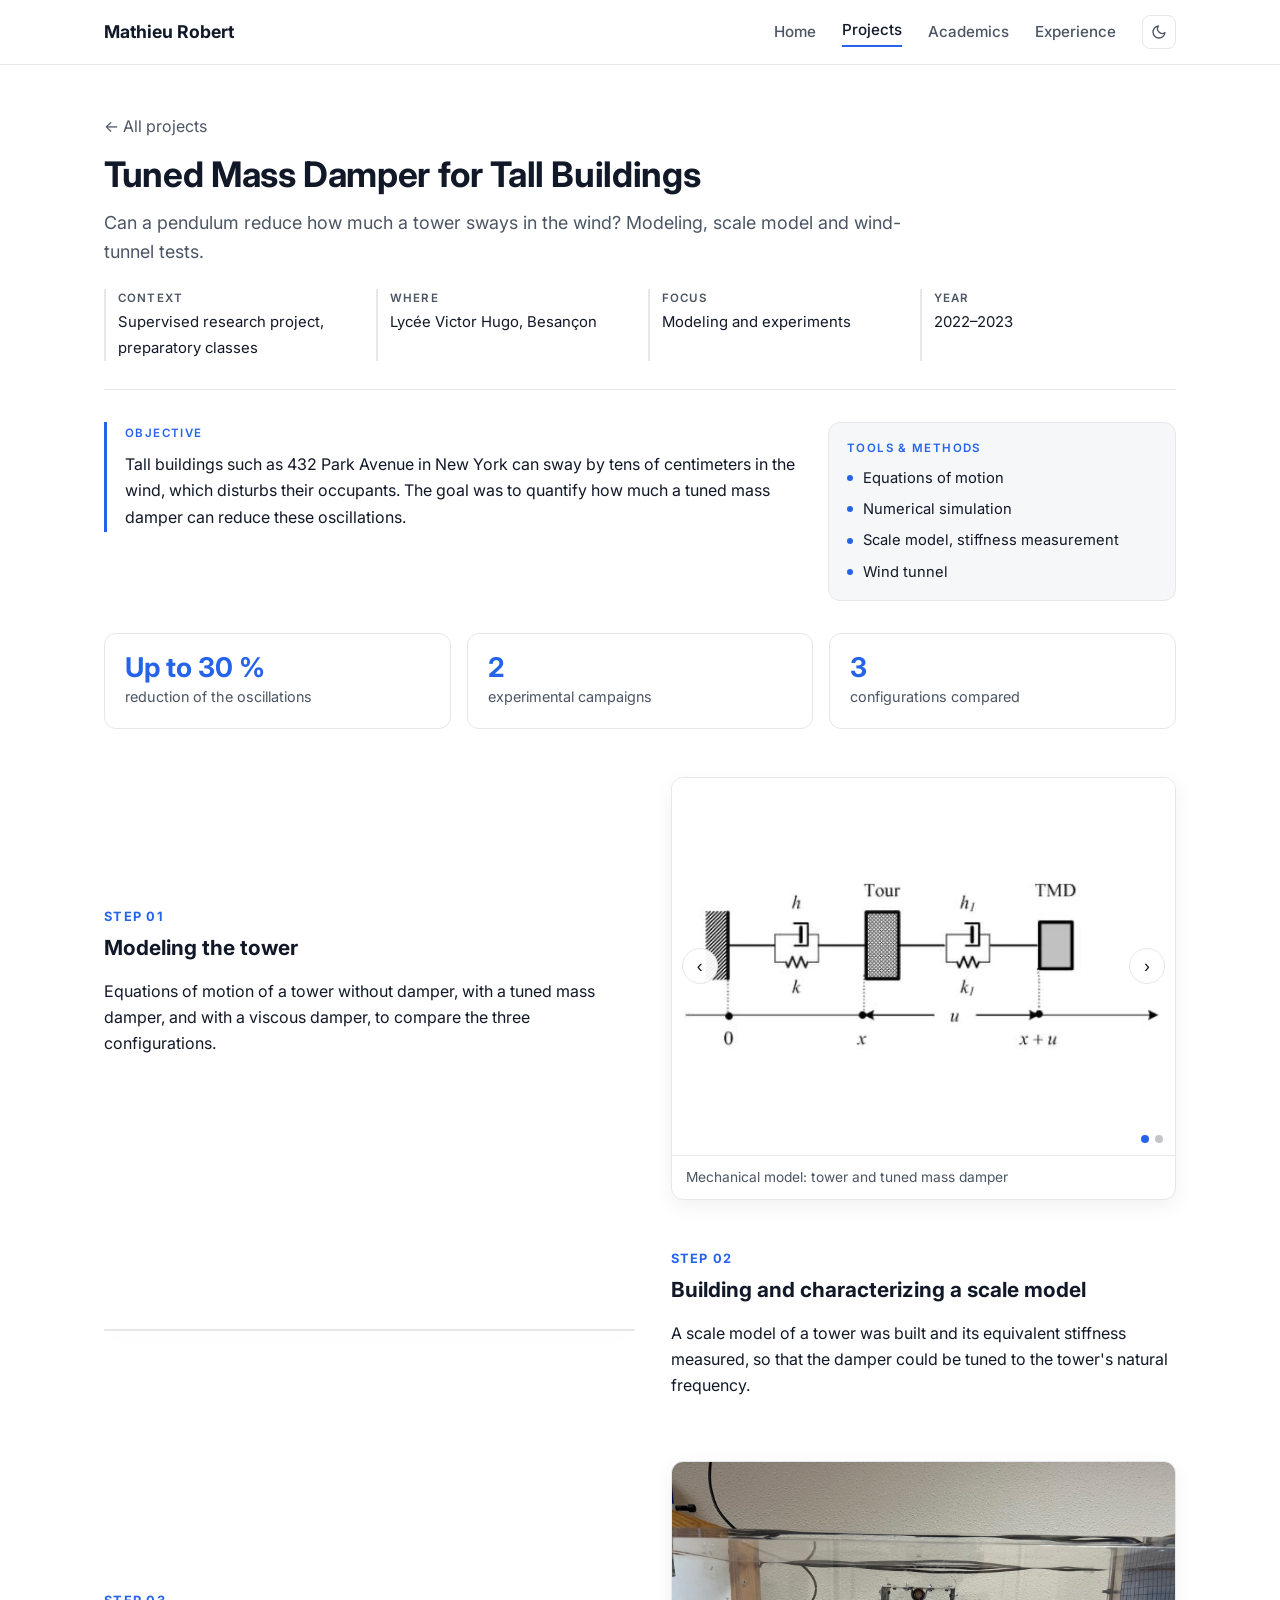
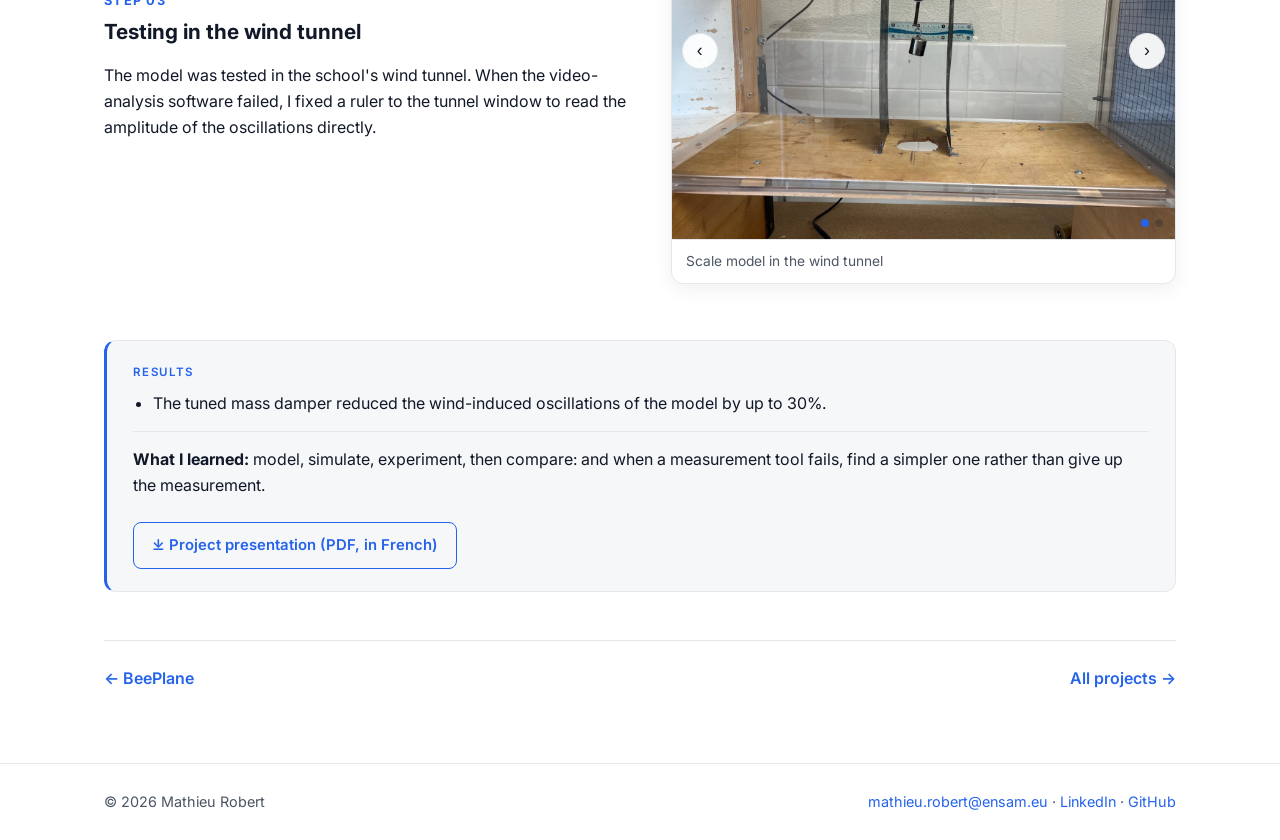
<file: tuned-mass-damper.html>
<!doctype html>
<html lang="en">
<head>
<meta charset="utf-8">
<meta name="viewport" content="width=device-width, initial-scale=1">
<title>Tuned Mass Damper – Mathieu Robert</title>
<meta name="description" content="Portfolio of Mathieu Robert, engineering student at Arts et Métiers (France): manufacturing and precision engineering projects.">
<link rel="preconnect" href="https://fonts.googleapis.com"><link rel="preconnect" href="https://fonts.gstatic.com" crossorigin>
<link href="https://fonts.googleapis.com/css2?family=Inter:wght@400;500;600;700&display=swap" rel="stylesheet">
<link rel="stylesheet" href="css/style.css">
</head>
<body>
<header class="site-header"><div class="container">
<a class="brand" href="index.html">Mathieu Robert</a>
<nav class="nav"><a href="index.html">Home</a><a href="projects.html" class="active">Projects</a><a href="academics.html">Academics</a><a href="experience.html">Experience</a><button id="theme-toggle" aria-label="Toggle dark mode" title="Toggle dark mode"><svg width="16" height="16" viewBox="0 0 24 24" fill="none" stroke="currentColor" stroke-width="2" stroke-linecap="round" stroke-linejoin="round"><path d="M21 12.79A9 9 0 1 1 11.21 3 7 7 0 0 0 21 12.79z"/></svg></button></nav>
</div></header>
<main><div class="container">

<div class="p-head">
<a href="projects.html" class="muted small">← All projects</a>
<h1 style="margin-top:14px">Tuned Mass Damper for Tall Buildings</h1>
<p class="sub">Can a pendulum reduce how much a tower sways in the wind? Modeling, scale model and wind-tunnel tests.</p>
<div class="meta"><div><b>Context</b><span>Supervised research project, preparatory classes</span></div><div><b>Where</b><span>Lycée Victor Hugo, Besançon</span></div><div><b>Focus</b><span>Modeling and experiments</span></div><div><b>Year</b><span>2022–2023</span></div></div>
</div>
<div class="top">
<div class="objective"><span class="label">Objective</span><p>Tall buildings such as 432 Park Avenue in New York can sway by tens of centimeters in the wind, which disturbs their occupants. The goal was to quantify how much a tuned mass damper can reduce these oscillations.</p></div>
<div class="tools"><span class="label">Tools & methods</span><ul><li>Equations of motion</li><li>Numerical simulation</li><li>Scale model, stiffness measurement</li><li>Wind tunnel</li></ul></div>
</div>
<div class="kpis"><div class="kpi"><b>Up to 30 %</b><span>reduction of the oscillations</span></div><div class="kpi"><b>2</b><span>experimental campaigns</span></div><div class="kpi"><b>3</b><span>configurations compared</span></div></div>
<section class="step"><div class="text"><div class="num">STEP 01</div><h3>Modeling the tower</h3><p>Equations of motion of a tower without damper, with a tuned mass damper, and with a viscous damper, to compare the three configurations.</p></div><div><div class="carousel"><div class="slide"><a href="img/tmd/tmd-model.jpg" target="_blank"><img src="img/tmd/tmd-model.jpg" alt="Mechanical model: tower and tuned mass damper" loading="lazy"></a><div class="cap">Mechanical model: tower and tuned mass damper</div></div><div class="slide"><a href="img/tmd/response.jpg" target="_blank"><img src="img/tmd/response.jpg" alt="Simulated response of the tower" loading="lazy"></a><div class="cap">Simulated response of the tower</div></div><button class="nav-btn prev" aria-label="Previous">‹</button><button class="nav-btn next" aria-label="Next">›</button><div class="dots"></div></div></div></section><section class="step rev"><div class="text"><div class="num">STEP 02</div><h3>Building and characterizing a scale model</h3><p>A scale model of a tower was built and its equivalent stiffness measured, so that the damper could be tuned to the tower's natural frequency.</p></div><div><div class="carousel"><div class="slide"><a href="img/tmd/model.jpg" target="_blank"><img src="img/tmd/model.jpg" alt="Tower model and tuning masses" loading="lazy"></a><div class="cap">Tower model and tuning masses</div></div><button class="nav-btn prev" aria-label="Previous">‹</button><button class="nav-btn next" aria-label="Next">›</button><div class="dots"></div></div></div></section><section class="step"><div class="text"><div class="num">STEP 03</div><h3>Testing in the wind tunnel</h3><p>The model was tested in the school's wind tunnel. When the video-analysis software failed, I fixed a ruler to the tunnel window to read the amplitude of the oscillations directly.</p></div><div><div class="carousel"><div class="slide"><a href="img/tmd/wind-tunnel.jpg" target="_blank"><img src="img/tmd/wind-tunnel.jpg" alt="Scale model in the wind tunnel" loading="lazy"></a><div class="cap">Scale model in the wind tunnel</div></div><div class="slide"><a href="img/tmd/model-ruler.jpg" target="_blank"><img src="img/tmd/model-ruler.jpg" alt="Damper and the ruler used to read the amplitude" loading="lazy"></a><div class="cap">Damper and the ruler used to read the amplitude</div></div><button class="nav-btn prev" aria-label="Previous">‹</button><button class="nav-btn next" aria-label="Next">›</button><div class="dots"></div></div></div></section>
<div class="results"><span class="label">Results</span><ul><li>The tuned mass damper reduced the wind-induced oscillations of the model by up to 30%.</li></ul><p class="learned"><b>What I learned:</b> model, simulate, experiment, then compare: and when a measurement tool fails, find a simpler one rather than give up the measurement.</p><div class="downloads"><a class="btn" href="pdf/tuned-mass-damper-presentation-FR.pdf" download>⤓ Project presentation (PDF, in French)</a></div></div>
<div class="pnav"><a href="beeplane.html">← BeePlane</a><a href="projects.html">All projects →</a></div>

</div></main>
<footer><div class="container">
<span>© 2026 Mathieu Robert</span>
<span><a href="mailto:mathieu.robert@ensam.eu">mathieu.robert@ensam.eu</a> · <a href="https://www.linkedin.com/in/mathieu-robert-ensam/">LinkedIn</a> · <a href="https://github.com/mathieurobert-ensam">GitHub</a></span>
</div></footer>
<script src="js/main.js"></script>
</body>
</html>
</file>
<file: css/style.css>
:root{--bg:#ffffff;--surface:#f6f7f9;--card:#ffffff;--text:#111827;--muted:#4b5563;--line:#e5e7eb;--accent:#2563eb;--accent-soft:#eff4ff;--shadow:0 6px 20px rgba(17,24,39,.06)}
body.dark{--bg:#121417;--surface:#1a1d21;--card:#1f2227;--text:#e8eaed;--muted:#a3a9b3;--line:#2d3137;--accent:#7aa2f7;--accent-soft:#1e2635;--shadow:0 6px 20px rgba(0,0,0,.35)}
*{box-sizing:border-box}
html{scroll-behavior:smooth}
body{margin:0;background:var(--bg);color:var(--text);font-family:Inter,system-ui,-apple-system,"Segoe UI",Roboto,Arial,sans-serif;font-size:16px;line-height:1.65;transition:background .2s,color .2s}
a{color:var(--accent);text-decoration:none}a:hover{text-decoration:underline}
img{display:block;max-width:100%}
.container{max-width:1120px;margin:0 auto;padding:0 24px}
/* header */
.site-header{position:sticky;top:0;z-index:20;background:var(--bg);border-bottom:1px solid var(--line)}
.site-header .container{display:flex;align-items:center;justify-content:space-between;height:64px;gap:16px}
.brand{font-weight:700;font-size:1.1rem;color:var(--text);white-space:nowrap}
.brand:hover{text-decoration:none}
.nav{display:flex;align-items:center;gap:26px}
.nav a{color:var(--muted);font-weight:500;font-size:.95rem}
.nav a:hover,.nav a.active{color:var(--text);text-decoration:none}
.nav a.active{box-shadow:inset 0 -2px 0 var(--accent);padding-bottom:4px}
#theme-toggle{background:none;border:1px solid var(--line);border-radius:8px;width:34px;height:34px;color:var(--muted);cursor:pointer;display:grid;place-items:center}
#theme-toggle:hover{color:var(--text)}
main{padding:48px 0 72px}
h1{font-size:2.2rem;line-height:1.2;margin:0 0 12px;letter-spacing:-.01em}
h2{font-size:1.5rem;margin:56px 0 18px;letter-spacing:-.01em}
h3{font-size:1.15rem;margin:0 0 10px}
p{margin:0 0 14px}
ul{margin:0 0 14px;padding-left:20px}li{margin-bottom:6px}
.muted{color:var(--muted)}
.label{display:block;font-size:.72rem;font-weight:600;letter-spacing:.12em;text-transform:uppercase;color:var(--accent);margin-bottom:8px}
/* buttons, chips */
.btn{display:inline-flex;align-items:center;gap:8px;padding:10px 18px;border-radius:8px;font-weight:600;font-size:.93rem;border:1px solid var(--accent);color:var(--accent);background:transparent}
.btn.primary{background:var(--accent);color:#fff}
.btn:hover{text-decoration:none;filter:brightness(.95)}
.btn-row{display:flex;flex-wrap:wrap;gap:12px;margin-top:20px}
.chips{display:flex;flex-wrap:wrap;gap:8px}
.chip{font-size:.78rem;padding:4px 10px;border-radius:999px;background:var(--accent-soft);color:var(--accent);border:1px solid color-mix(in srgb,var(--accent) 18%,transparent)}
/* home */
.hero{display:grid;grid-template-columns:1.6fr 1fr;gap:56px;align-items:center}
.hero img{width:100%;max-width:320px;justify-self:end;border-radius:14px;box-shadow:var(--shadow);aspect-ratio:1/1;object-fit:cover}
.lead{font-size:1.15rem}
.facts{display:grid;grid-template-columns:repeat(4,1fr);gap:16px;margin-top:40px}
.fact{background:var(--surface);border:1px solid var(--line);border-radius:12px;padding:16px 18px}
.fact b{display:block;font-size:1.45rem;color:var(--text);line-height:1.2}
.fact span{font-size:.85rem;color:var(--muted)}
/* project cards */
.grid{display:grid;grid-template-columns:repeat(2,1fr);gap:28px}
.pcard{display:flex;flex-direction:column;border:1px solid var(--line);border-radius:14px;overflow:hidden;background:var(--card);color:var(--text);box-shadow:var(--shadow);transition:transform .2s,box-shadow .2s}
.pcard:hover{transform:translateY(-4px);box-shadow:0 14px 32px rgba(17,24,39,.12);text-decoration:none}
.pcard .thumb{aspect-ratio:16/9;background:var(--surface);overflow:hidden}
.pcard .thumb img{width:100%;height:100%;object-fit:cover}
.pcard .content{padding:20px 22px 22px;display:flex;flex-direction:column;gap:10px;flex:1}
.pcard .ctx{font-size:.8rem;color:var(--muted);text-transform:uppercase;letter-spacing:.08em}
.pcard h3{margin:0;font-size:1.15rem}
.pcard p{margin:0;color:var(--muted);font-size:.95rem}
.pcard .more{margin-top:auto;padding-top:6px;color:var(--accent);font-weight:600;font-size:.9rem}
.minor{display:grid;grid-template-columns:repeat(3,1fr);gap:16px}
.minor div{border:1px solid var(--line);border-radius:12px;padding:16px 18px;background:var(--card)}
.minor h4{margin:0 0 4px;font-size:1rem}
.minor small{display:block;color:var(--muted);margin-bottom:6px}
.minor p{margin:0;font-size:.92rem;color:var(--muted)}
/* project page */
.p-head{border-bottom:1px solid var(--line);padding-bottom:28px;margin-bottom:32px}
.p-head .sub{font-size:1.12rem;color:var(--muted);max-width:820px}
.meta{display:grid;grid-template-columns:repeat(4,1fr);gap:16px;margin-top:22px}
.meta div{border-left:2px solid var(--line);padding-left:12px}
.meta b{display:block;font-size:.72rem;letter-spacing:.1em;text-transform:uppercase;color:var(--muted);font-weight:600}
.meta span{font-size:.93rem}
.top{display:grid;grid-template-columns:2fr 1fr;gap:28px;align-items:start}
.objective{border-left:3px solid var(--accent);padding:2px 0 2px 18px}
.objective p{margin:0}
.tools{background:var(--surface);border:1px solid var(--line);border-radius:12px;padding:16px 18px}
.tools ul{list-style:none;padding:0;margin:0;display:flex;flex-direction:column;gap:7px;font-size:.92rem}
.tools li{margin:0;padding-left:16px;position:relative}
.tools li:before{content:"";position:absolute;left:0;top:.62em;width:6px;height:6px;border-radius:50%;background:var(--accent)}
.kpis{display:grid;grid-template-columns:repeat(3,1fr);gap:16px;margin:32px 0 8px}
.kpi{border:1px solid var(--line);border-radius:12px;padding:18px 20px;background:var(--card)}
.kpi b{display:block;font-size:1.7rem;line-height:1.15;color:var(--accent)}
.kpi span{color:var(--muted);font-size:.9rem}
.step{display:grid;grid-template-columns:1.05fr 1fr;gap:36px;align-items:center;margin:48px 0}
.step.rev .text{order:2}
.step.full{grid-template-columns:1fr}
.step .num{font-size:.8rem;font-weight:700;color:var(--accent);letter-spacing:.1em}
.step h3{font-size:1.3rem;margin:4px 0 12px}
.step .text p,.step .text li{color:var(--text)}
.callout{background:var(--surface);border:1px solid var(--line);border-radius:10px;padding:12px 16px;margin:12px 0;font-size:.95rem}
.callout b{color:var(--text)}
.formula{font-family:"Cambria Math","Times New Roman",serif;font-size:1.08rem;display:inline-block;background:var(--card);border:1px solid var(--line);border-radius:8px;padding:8px 14px;margin:4px 0 12px}
/* carousel */
.carousel{position:relative;border:1px solid var(--line);border-radius:12px;background:var(--card);overflow:hidden;box-shadow:var(--shadow)}
.carousel .slide{display:none}
.carousel .slide.show{display:block}
.carousel .slide img{width:100%;aspect-ratio:4/3;object-fit:contain;background:#fff}
.carousel .cap{font-size:.86rem;color:var(--muted);padding:10px 14px;border-top:1px solid var(--line);min-height:44px}
.carousel .nav-btn{position:absolute;top:calc(50% - 22px);transform:translateY(-50%);width:36px;height:36px;border-radius:50%;border:1px solid var(--line);background:rgba(255,255,255,.92);color:#111827;font-size:1.1rem;cursor:pointer;display:grid;place-items:center}
.carousel .prev{left:10px}.carousel .next{right:10px}
.carousel .dots{position:absolute;right:12px;bottom:56px;display:flex;gap:6px}
.carousel .dots span{width:8px;height:8px;border-radius:50%;background:rgba(17,24,39,.25);cursor:pointer}
.carousel .dots span.active{background:var(--accent)}
table{border-collapse:collapse;width:100%;font-size:.92rem;margin:8px 0 14px}
th,td{border-bottom:1px solid var(--line);padding:8px 10px;text-align:left;vertical-align:top}
th{background:var(--surface);font-weight:600}
.results{background:var(--surface);border:1px solid var(--line);border-left:3px solid var(--accent);border-radius:12px;padding:22px 26px;margin-top:56px}
.results ul{margin-bottom:10px}
.learned{margin:14px 0 0;padding-top:14px;border-top:1px solid var(--line)}
.downloads{display:flex;flex-wrap:wrap;gap:12px;margin-top:24px}
.pnav{display:flex;justify-content:space-between;gap:16px;margin-top:48px;padding-top:24px;border-top:1px solid var(--line);font-weight:600}
/* academics / experience */
.timeline{border-left:2px solid var(--line);margin-left:8px;padding-left:28px}
.tl-item{position:relative;margin-bottom:40px}
.tl-item:before{content:"";position:absolute;left:-36px;top:6px;width:12px;height:12px;border-radius:50%;background:var(--accent);box-shadow:0 0 0 4px var(--bg)}
.tl-item .when{font-size:.78rem;letter-spacing:.1em;text-transform:uppercase;color:var(--accent);font-weight:600}
.tl-item h3{margin:4px 0 2px;font-size:1.2rem}
.tl-item .where{color:var(--muted);font-size:.95rem;margin-bottom:10px}
.metrics{display:flex;flex-wrap:wrap;gap:24px;margin:10px 0 12px}
.metrics div{font-size:.88rem;color:var(--muted)}
.metrics b{display:block;font-size:1.25rem;color:var(--text)}
.exp{display:grid;grid-template-columns:auto 1fr;gap:18px;border:1px solid var(--line);border-radius:12px;padding:22px 24px;margin-bottom:18px;background:var(--card)}
.exp .tag{font-size:.7rem;font-weight:700;letter-spacing:.1em;text-transform:uppercase;color:var(--accent);background:var(--accent-soft);border-radius:6px;padding:6px 8px;height:max-content;white-space:nowrap}
.exp h3{margin:0}
.exp .where{color:var(--muted);font-size:.92rem;margin-bottom:8px}
.skills-table th{width:180px}
footer{border-top:1px solid var(--line);padding:26px 0;color:var(--muted);font-size:.9rem}
footer .container{display:flex;justify-content:space-between;flex-wrap:wrap;gap:12px}
@media (max-width:900px){.grid,.minor{grid-template-columns:1fr}.facts,.meta{grid-template-columns:repeat(2,1fr)}.kpis{grid-template-columns:1fr}.top,.step,.hero{grid-template-columns:1fr}.step.rev .text{order:0}.hero img{justify-self:start;max-width:220px;order:-1}}
@media (max-width:600px){.nav{gap:14px}.nav a{font-size:.88rem}h1{font-size:1.75rem}.brand{font-size:1rem}.container{padding:0 16px}.site-header .container{height:auto;padding-top:12px;padding-bottom:12px;flex-wrap:wrap}}
.contact-line{margin-top:18px;font-size:.95rem;color:var(--muted)}
</file>
